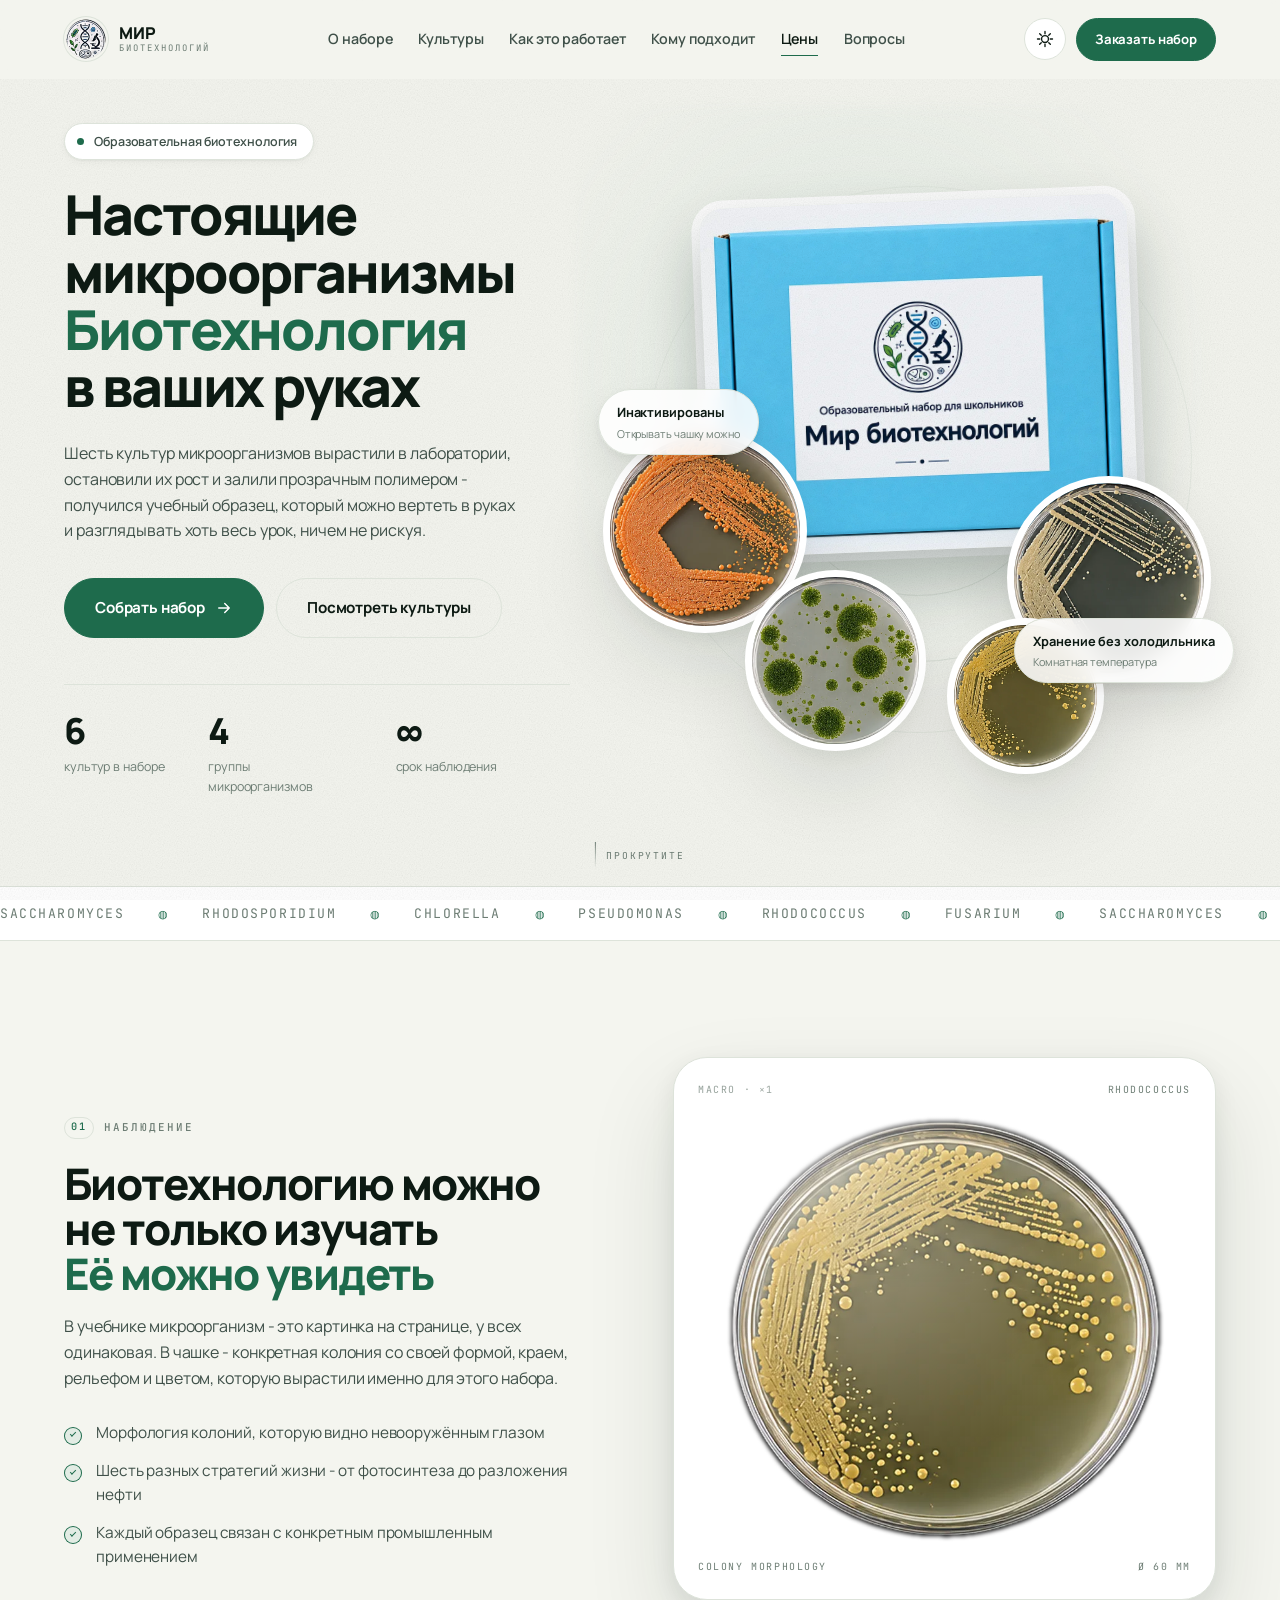
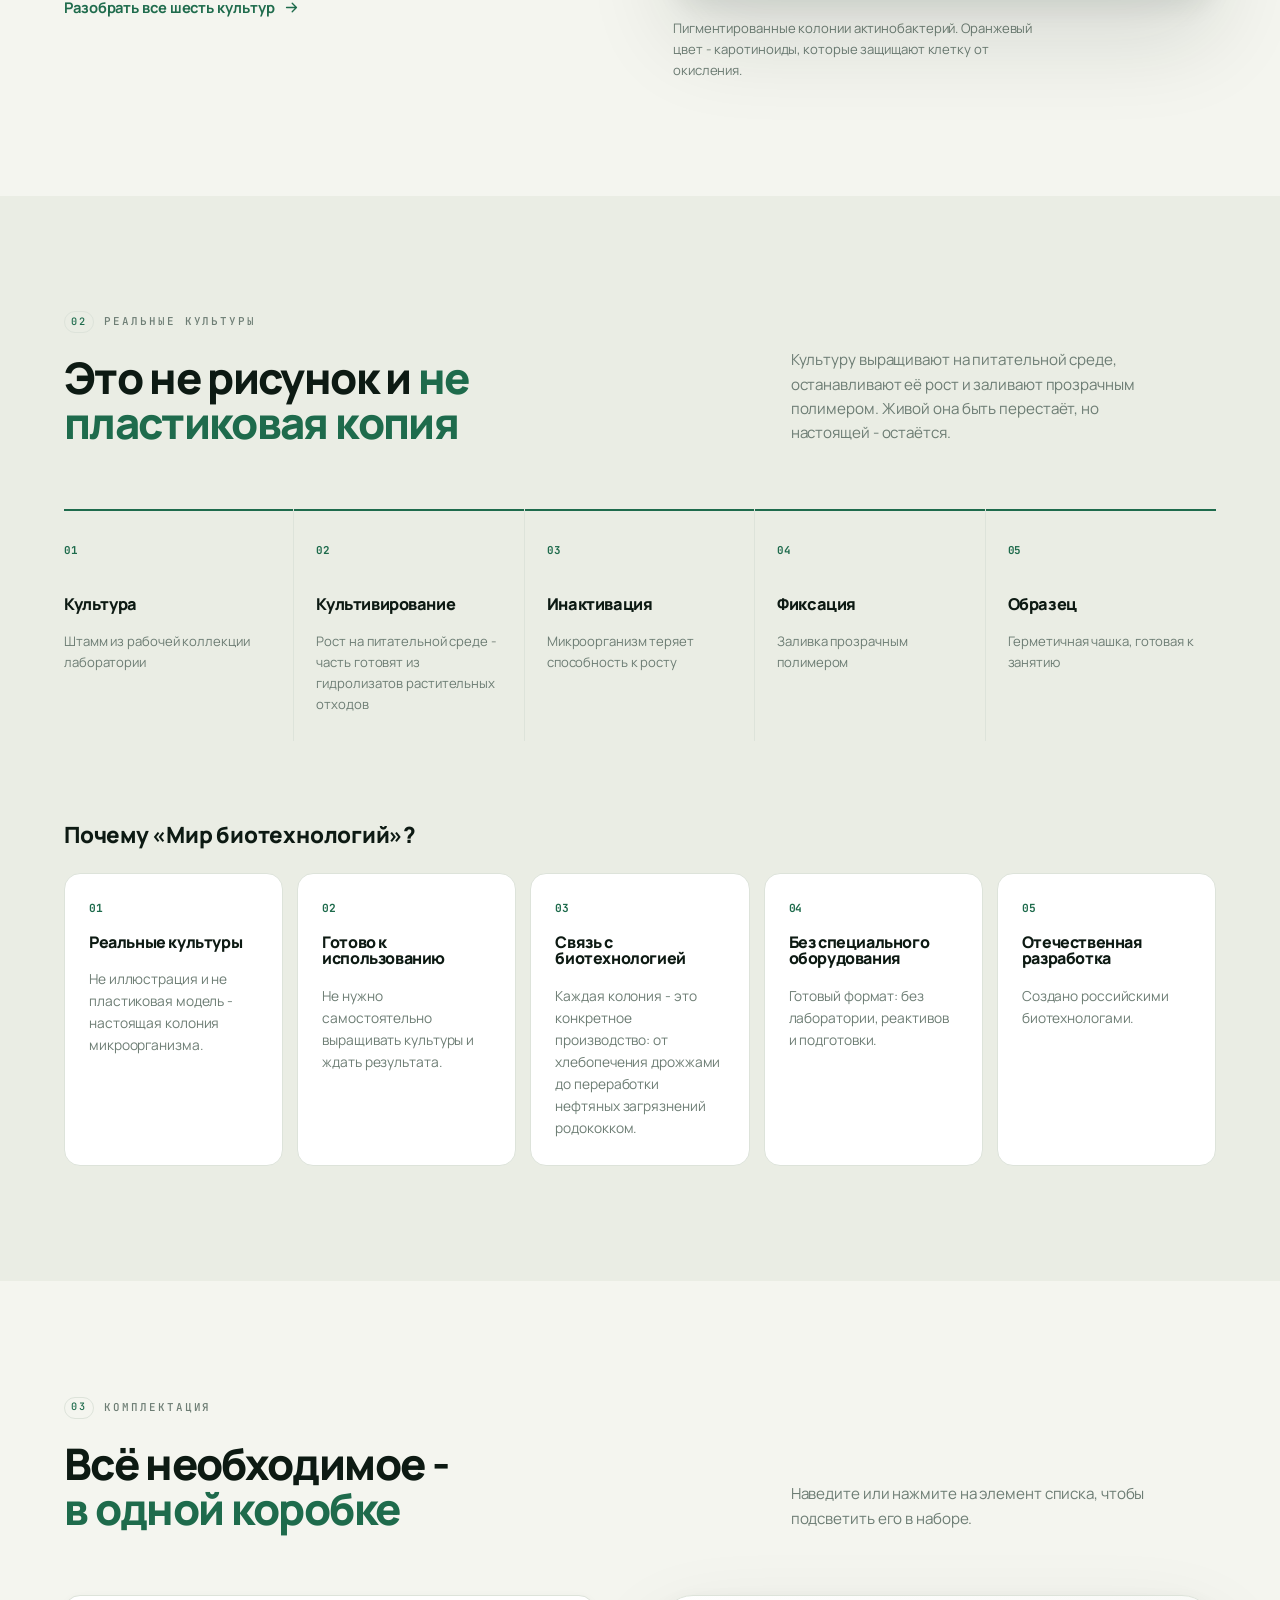
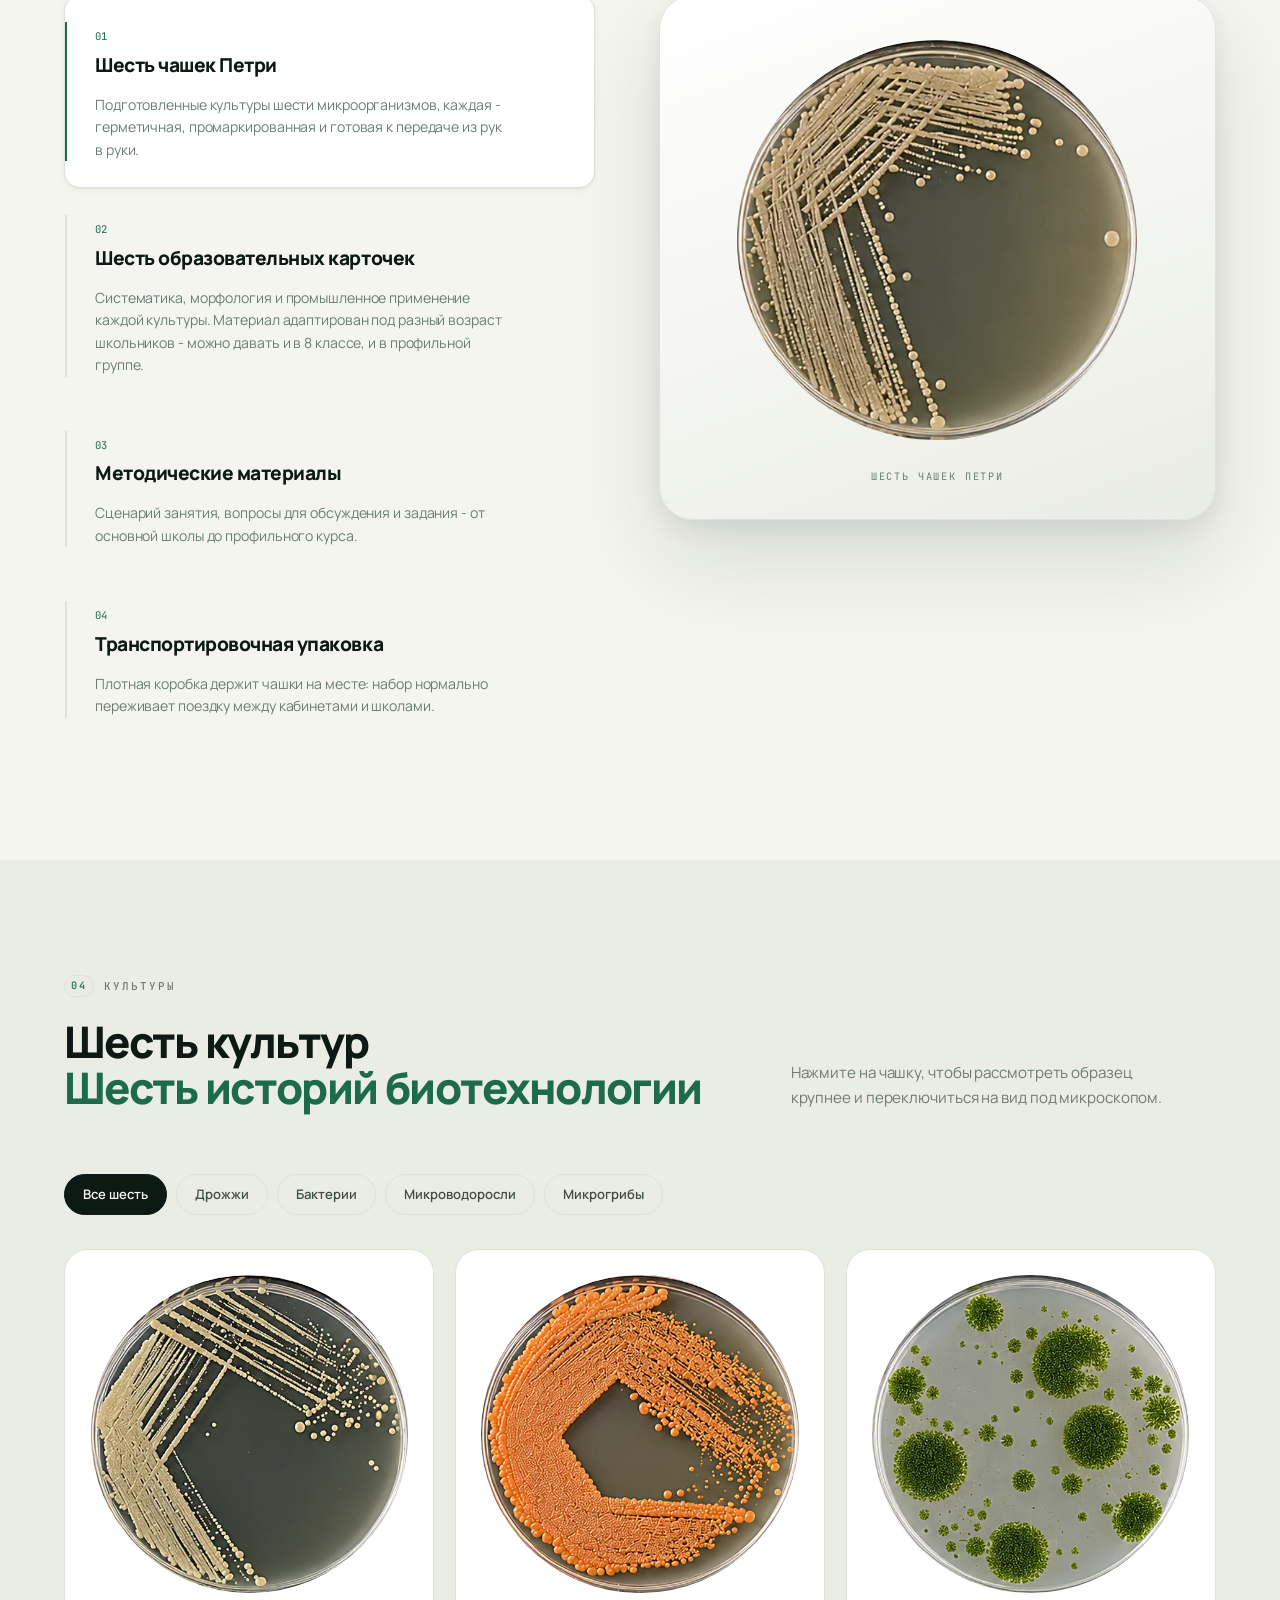
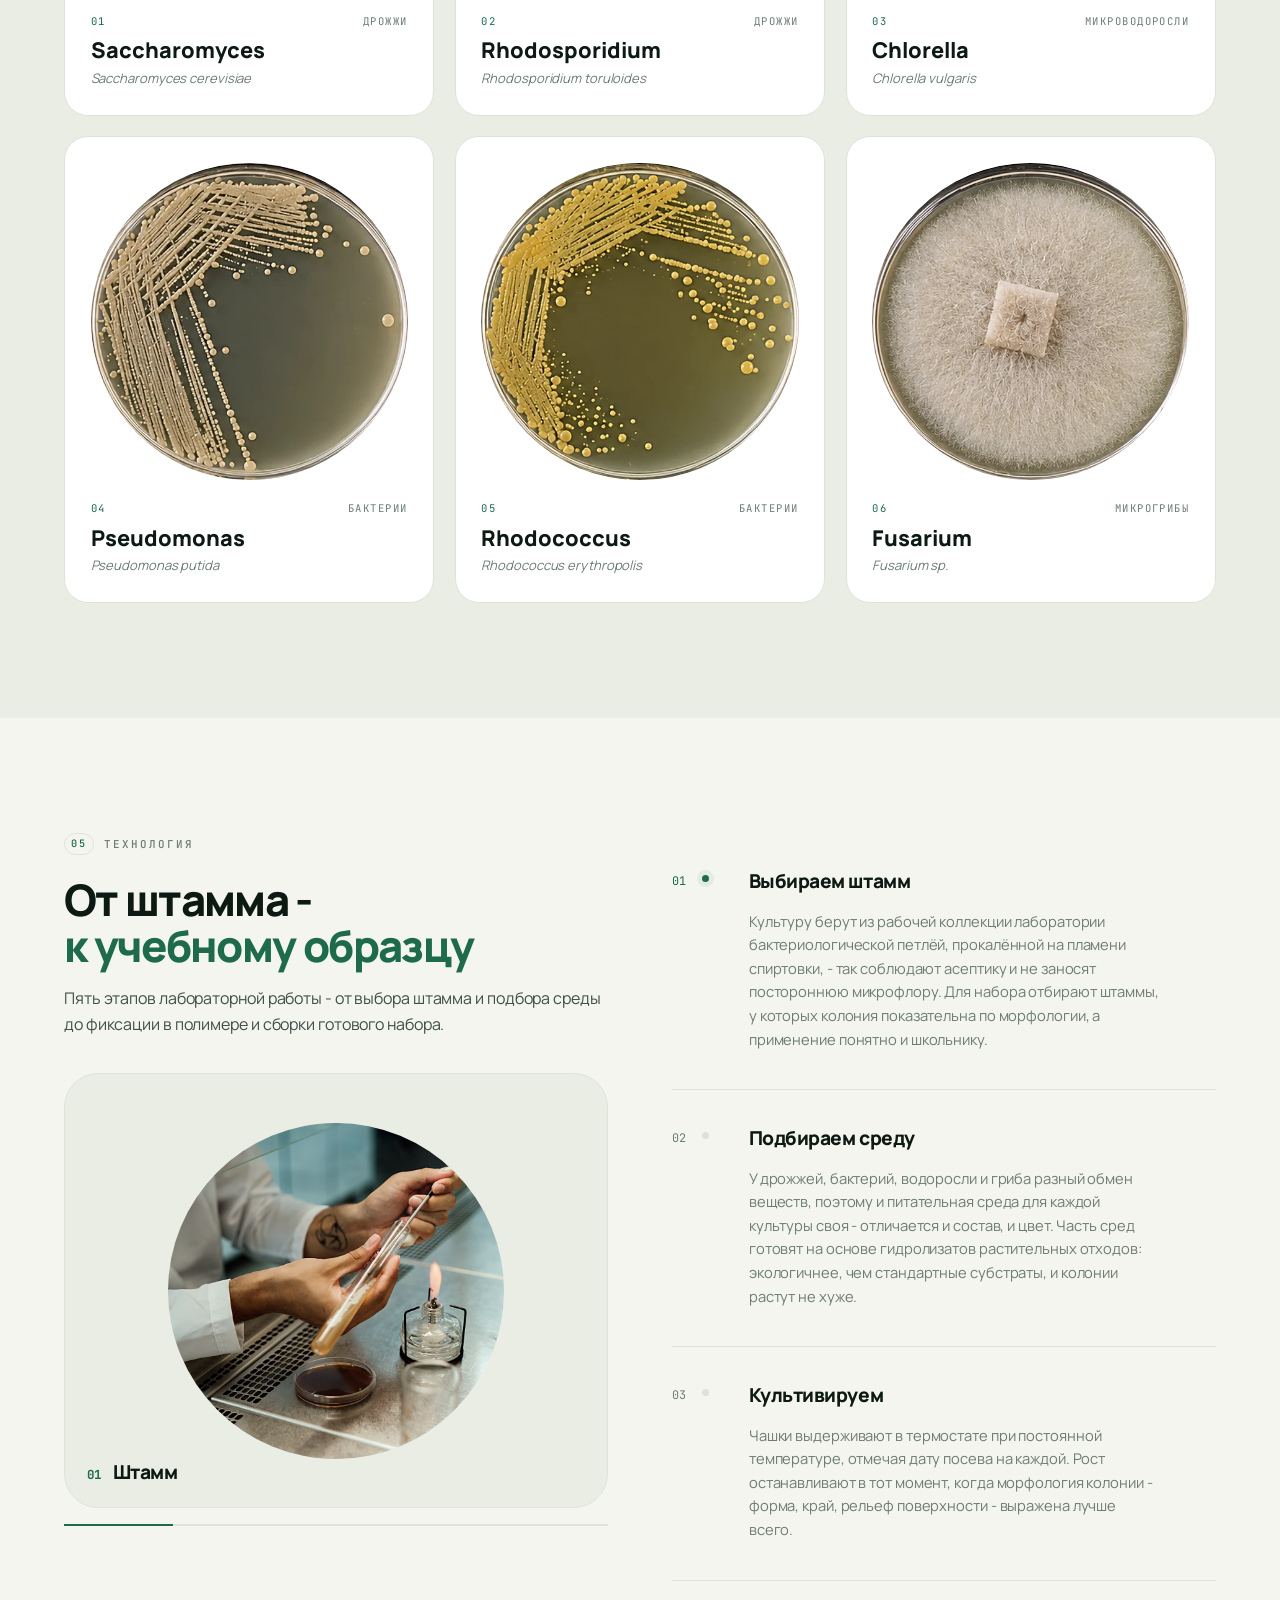
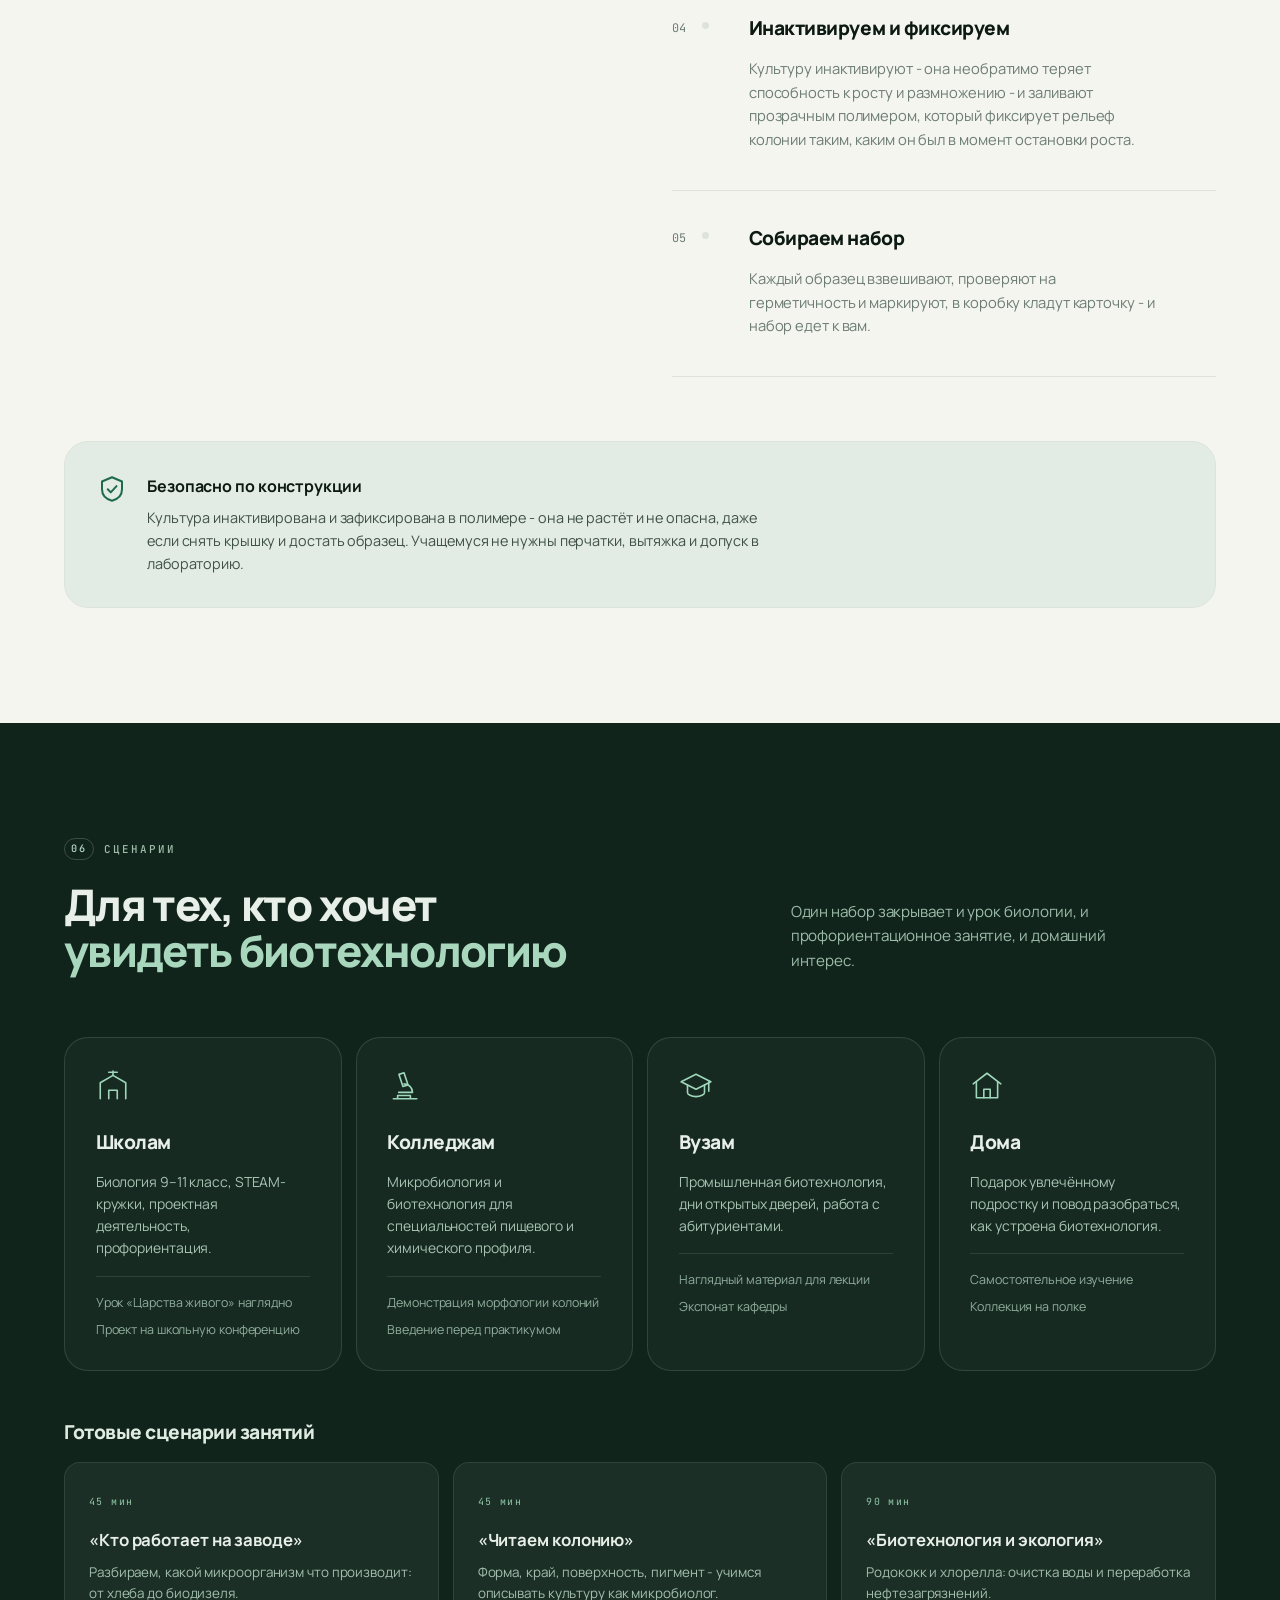
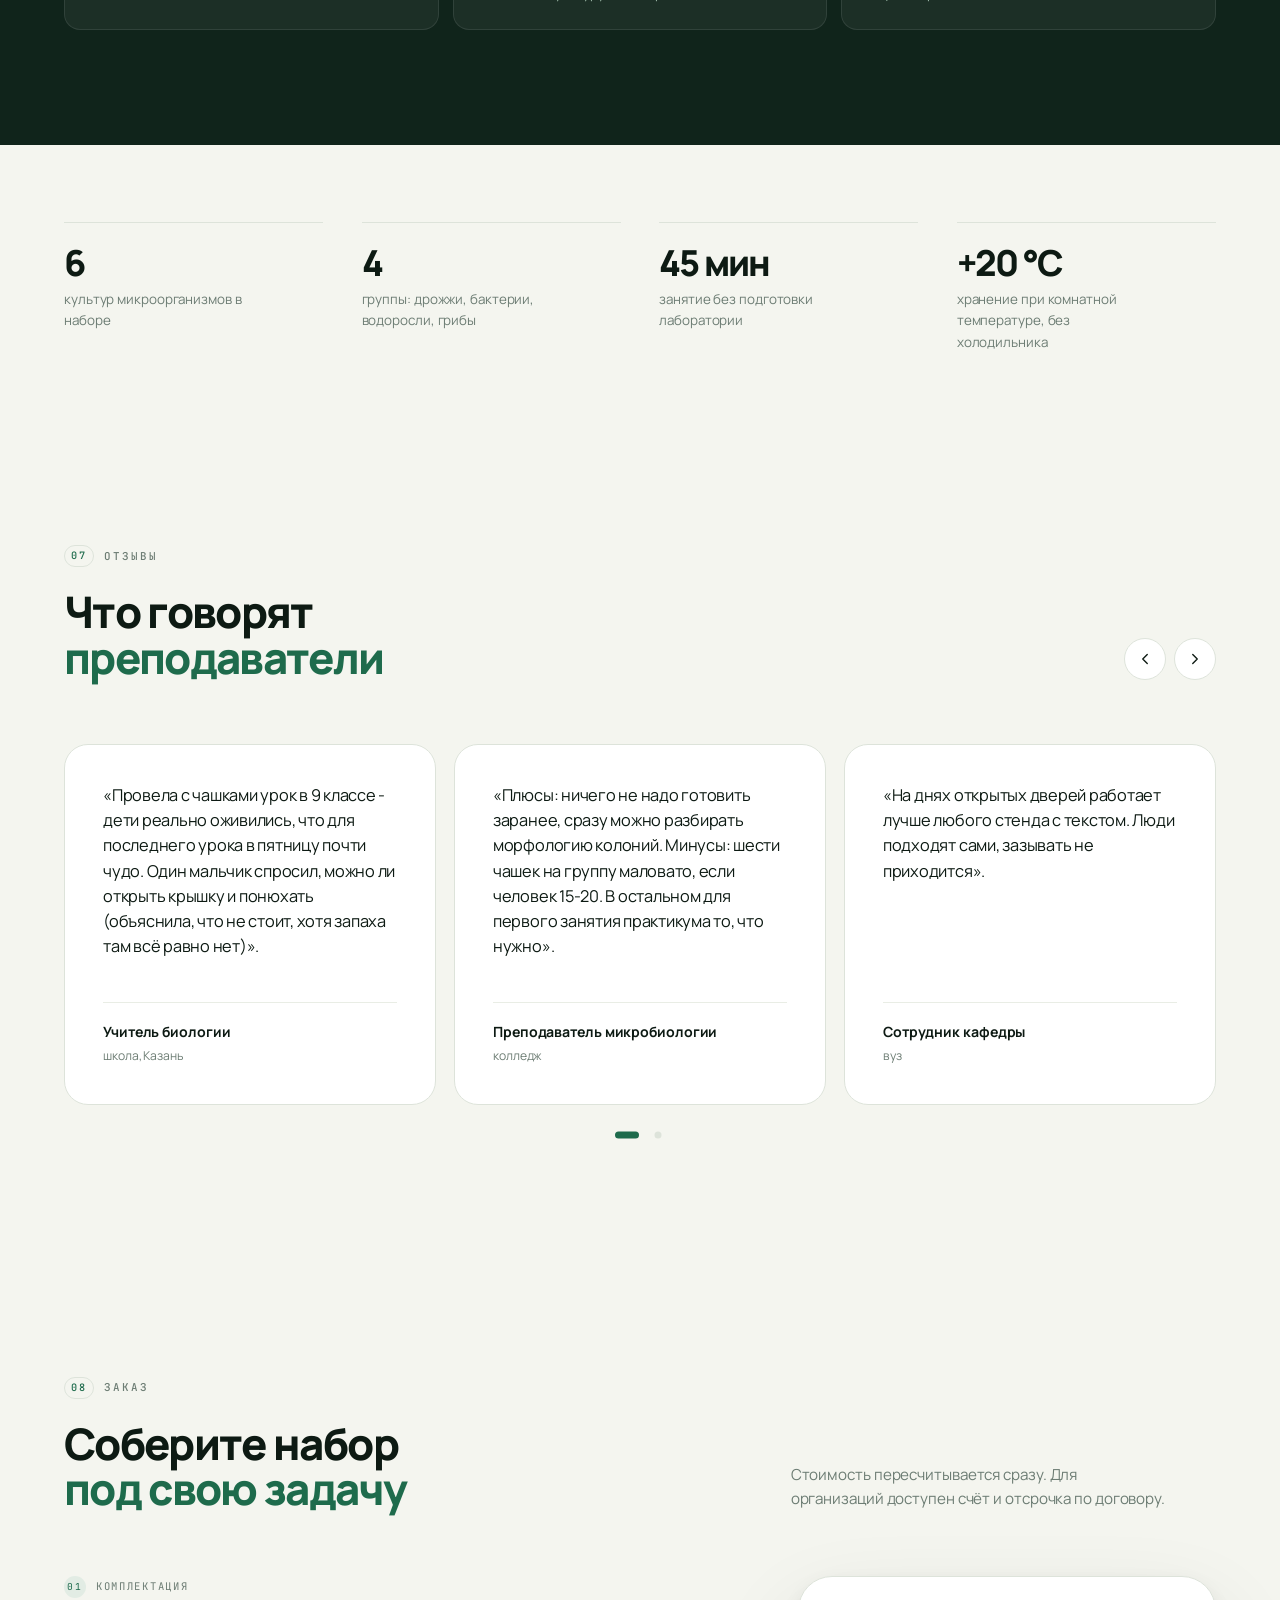
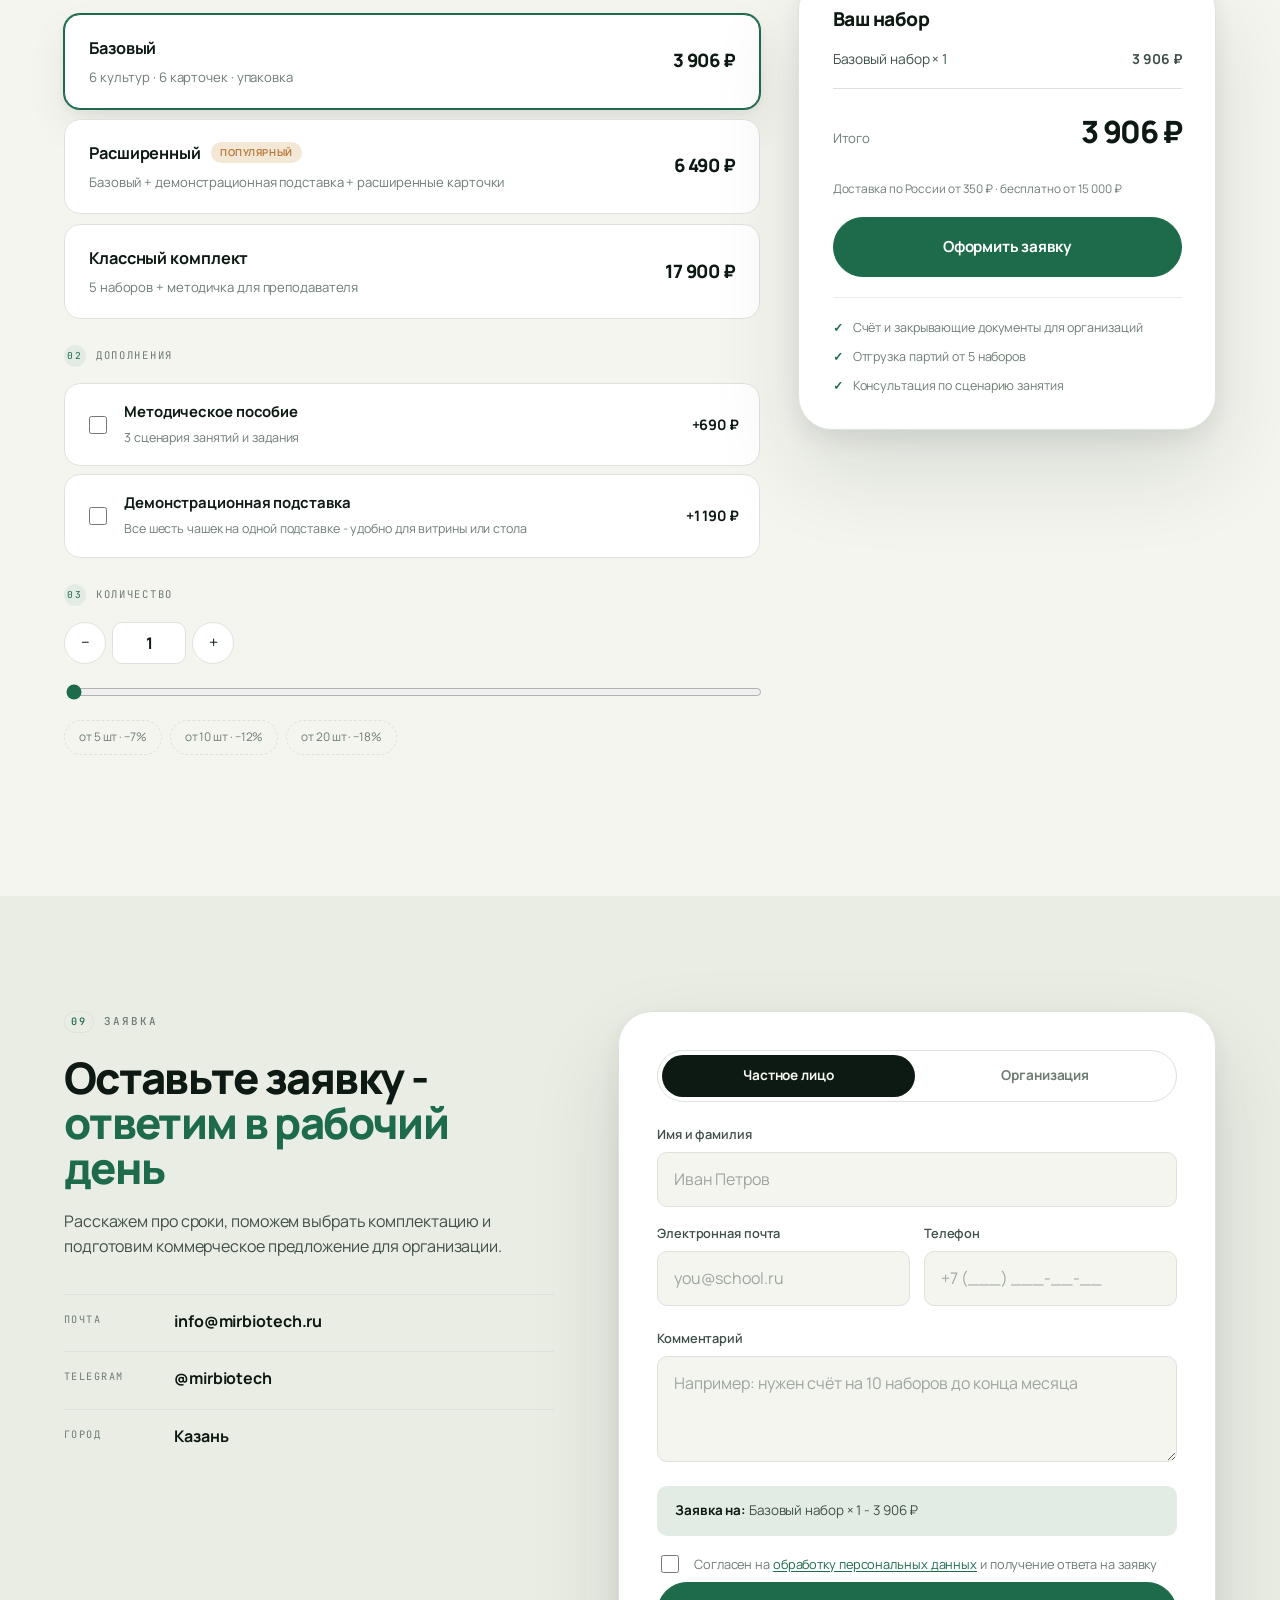
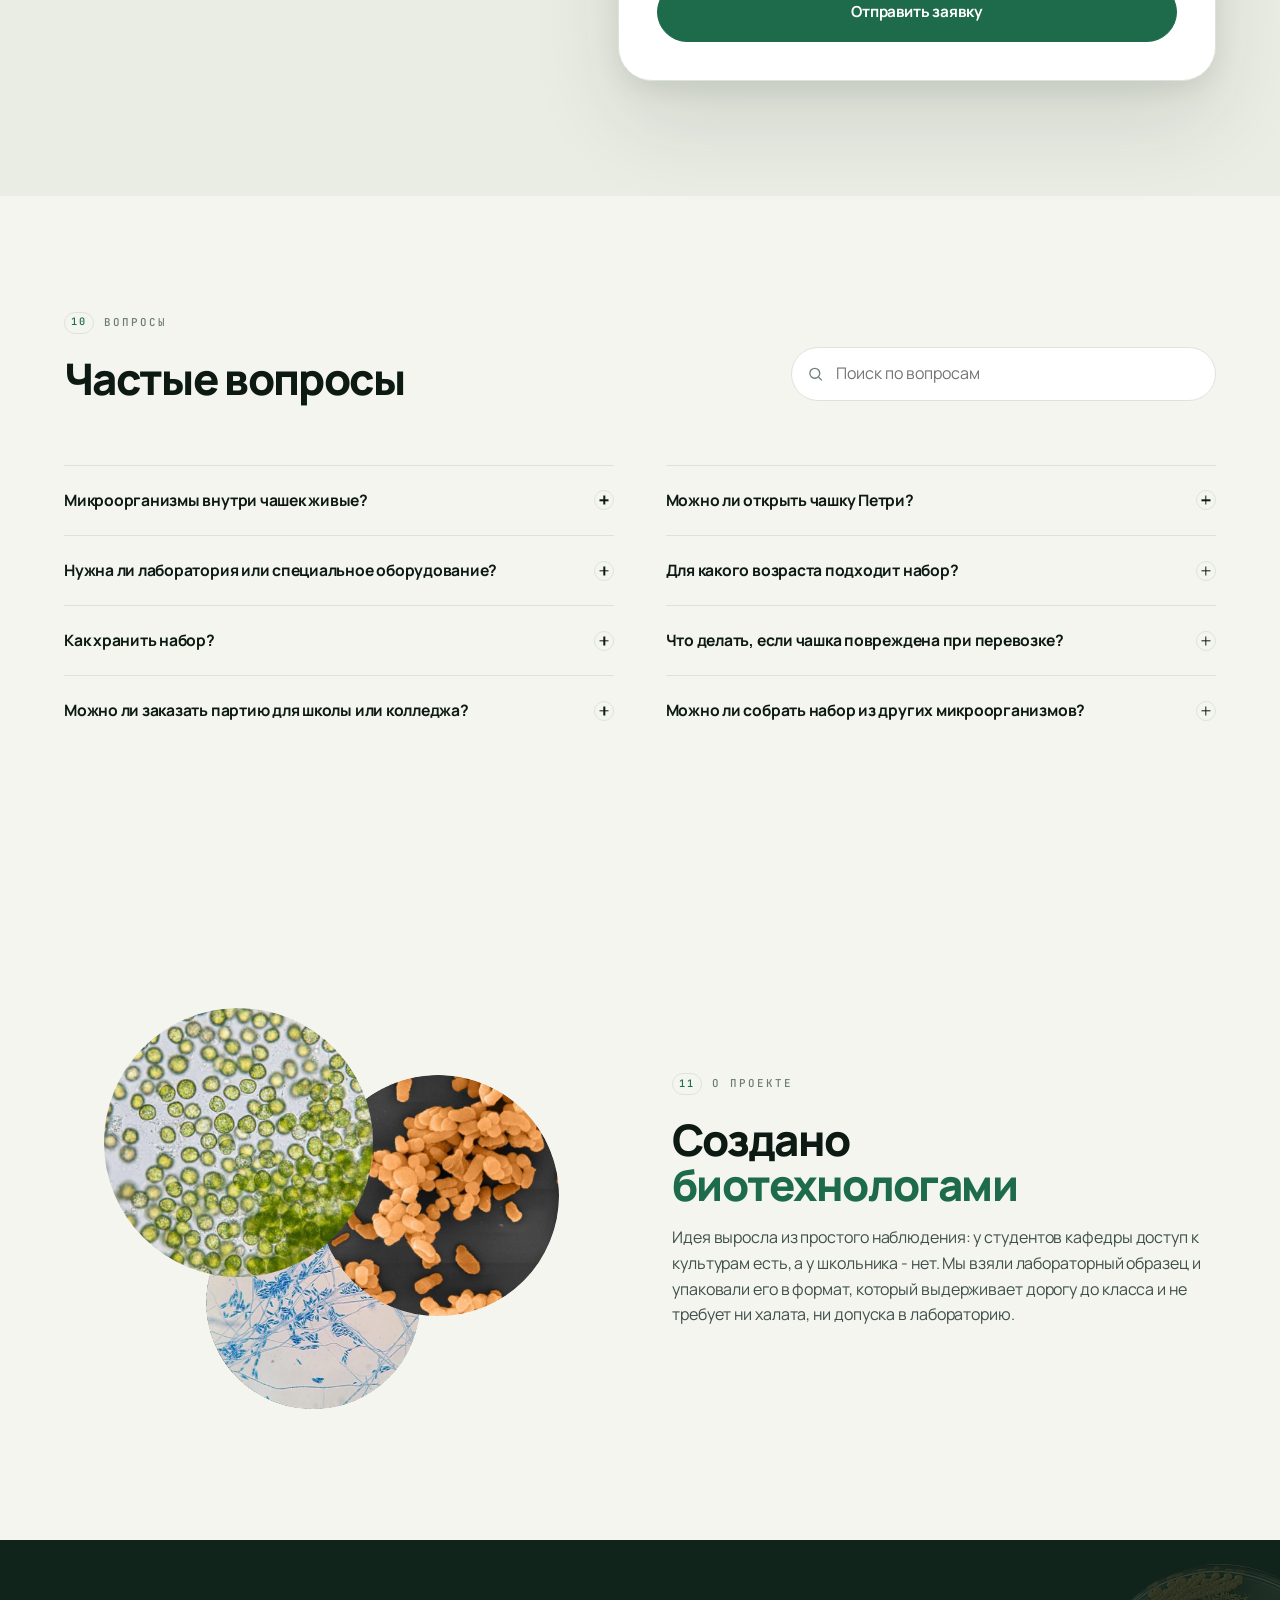
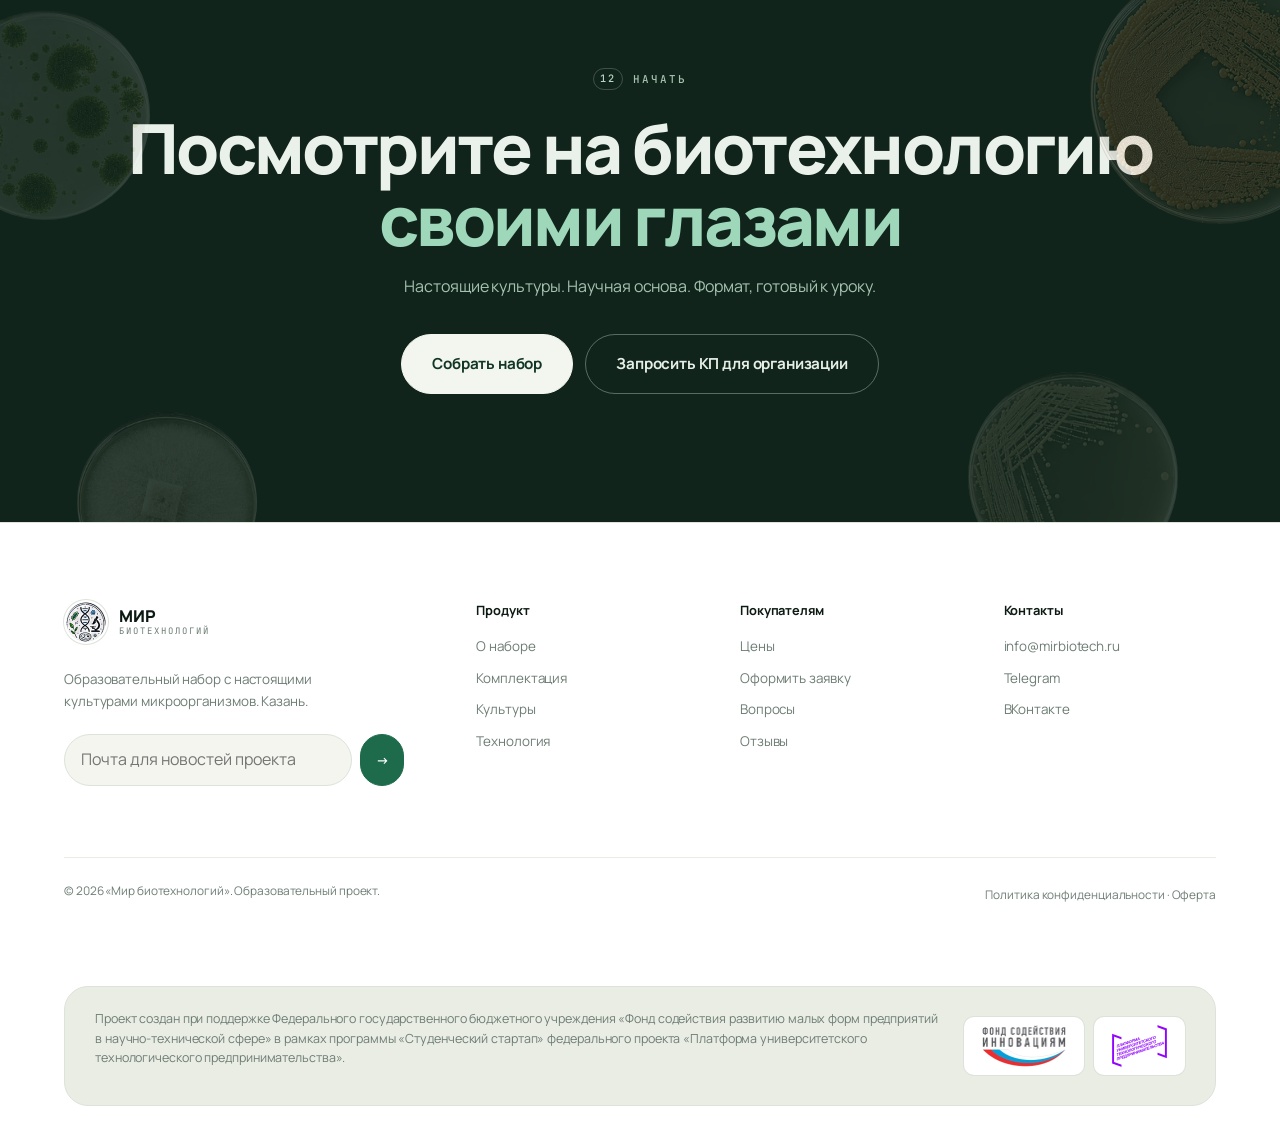
<file: index.html>
<!doctype html>
<html lang="ru">
<head>
<meta charset="utf-8">
<script>
  /* Тема выбирается до первой отрисовки, чтобы не мигало белым */
  (function () {
    try {
      var saved = localStorage.getItem("mb-theme");
      var dark = saved ? saved === "dark" : matchMedia("(prefers-color-scheme: dark)").matches;
      document.documentElement.setAttribute("data-theme", dark ? "dark" : "light");
    } catch (e) { document.documentElement.setAttribute("data-theme", "light"); }
  })();
</script>
<meta name="viewport" content="width=device-width, initial-scale=1, viewport-fit=cover">
<title>Мир биотехнологий - образовательный набор с настоящими культурами микроорганизмов</title>
<meta name="description" content="Образовательный набор из 6 чашек Петри с реальными культурами микроорганизмов, зафиксированными в прозрачном полимере. Для школ, колледжей, вузов и домашнего изучения.">
<meta name="keywords" content="образовательный набор, микробиология, биотехнология, чашки Петри, культуры микроорганизмов, STEAM, школа, колледж, вуз">
<meta name="author" content="Мир биотехнологий">
<meta name="theme-color" content="#f5f6f0" media="(prefers-color-scheme: light)">
<meta name="theme-color" content="#0a0f0c" media="(prefers-color-scheme: dark)">
<link rel="canonical" href="https://mirbiotech.ru/">

<meta property="og:type" content="website">
<meta property="og:locale" content="ru_RU">
<meta property="og:site_name" content="Мир биотехнологий">
<meta property="og:title" content="Мир биотехнологий - настоящие микроорганизмы в ваших руках">
<meta property="og:description" content="6 реальных культур микроорганизмов, зафиксированных для безопасного изучения. Образовательный набор от биотехнологов.">
<meta property="og:image" content="https://mirbiotech.ru/assets/img/og-cover.png">
<meta property="og:url" content="https://mirbiotech.ru/">
<meta property="og:image:width" content="1200">
<meta property="og:image:height" content="630">
<meta name="twitter:card" content="summary_large_image">

<link rel="icon" href="assets/img/favicon-64.png" type="image/png">
<link rel="apple-touch-icon" href="assets/img/favicon-192.png">
<link rel="manifest" href="site.webmanifest">

<link rel="preconnect" href="https://fonts.googleapis.com">
<link rel="preconnect" href="https://fonts.gstatic.com" crossorigin>
<link href="https://fonts.googleapis.com/css2?family=Manrope:wght@300;400;500;600;700;800&family=JetBrains+Mono:wght@400;500;700&display=swap" rel="stylesheet">
<link rel="preload" as="image" href="assets/img/box-photo.webp">
<link rel="stylesheet" href="assets/css/styles.css">
</head>
<body>
<a class="skip-link" href="#main">Перейти к содержанию</a>
<div class="scroll-progress" aria-hidden="true"><i></i></div>
<div class="grain" aria-hidden="true"></div>

<!-- ─────────────────────────  ШАПКА  ───────────────────────── -->
<header class="site-header" id="header">
  <div class="shell header-inner">
    <a class="brand" href="#top" aria-label="Мир биотехнологий - на главную">
      <img class="brand-mark" src="assets/img/logo-emblem.webp" alt="" width="44" height="44" loading="eager">
      <span class="brand-text"><b>МИР</b><small>БИОТЕХНОЛОГИЙ</small></span>
    </a>

    <nav class="main-nav" id="main-nav" aria-label="Основная навигация">
      <a href="#about">О наборе</a>
      <a href="#cultures">Культуры</a>
      <a href="#process">Как это работает</a>
      <a href="#audience">Кому подходит</a>
      <a href="#pricing">Цены</a>
      <a href="#faq">Вопросы</a>
    </nav>

    <div class="header-actions">
      <button class="icon-btn theme-toggle" id="theme-toggle" type="button" aria-label="Переключить тему" title="Светлая / тёмная тема">
        <svg class="ico-sun" viewBox="0 0 24 24" aria-hidden="true"><circle cx="12" cy="12" r="4.6"/><path d="M12 2v3M12 19v3M2 12h3M19 12h3M4.9 4.9l2.1 2.1M17 17l2.1 2.1M19.1 4.9L17 7M7 17l-2.1 2.1"/></svg>
        <svg class="ico-moon" viewBox="0 0 24 24" aria-hidden="true"><path d="M20 14.5A8.5 8.5 0 0 1 9.5 4a8.5 8.5 0 1 0 10.5 10.5z"/></svg>
      </button>
      <a class="btn btn-primary btn-sm" href="#pricing">Заказать набор</a>
      <button class="icon-btn burger" id="burger" type="button" aria-label="Меню" aria-expanded="false" aria-controls="mobile-menu"><span></span><span></span></button>
    </div>
  </div>
</header>

<div class="mobile-menu" id="mobile-menu" hidden>
  <nav aria-label="Мобильная навигация">
    <a href="#about"><span>01</span>О наборе</a>
    <a href="#cultures"><span>02</span>Культуры</a>
    <a href="#process"><span>03</span>Как это работает</a>
    <a href="#audience"><span>04</span>Кому подходит</a>
    <a href="#pricing"><span>05</span>Цены и заказ</a>
    <a href="#faq"><span>06</span>Вопросы</a>
    <a href="#contacts"><span>07</span>Контакты</a>
  </nav>
  <div class="mobile-menu-foot">
    <a class="btn btn-primary" href="#pricing">Заказать набор</a>
    <p>Казань · образовательная биотехнология</p>
  </div>
</div>

<main id="main">
<span id="top"></span>

<!-- ─────────────────────────  ГЕРОЙ  ───────────────────────── -->
<section class="hero">
  <div class="shell hero-grid">
    <div class="hero-copy">
      <p class="badge reveal"><i class="dot"></i>Образовательная биотехнология</p>
      <h1 class="reveal">Настоящие<br>микроорганизмы<br><em>Биотехнология</em><br>в ваших руках</h1>
      <p class="lead reveal">Шесть культур микроорганизмов вырастили в лаборатории, остановили их рост и залили прозрачным полимером - получился учебный образец, который можно вертеть в руках и разглядывать хоть весь урок, ничем не рискуя.</p>
      <div class="hero-actions reveal">
        <a class="btn btn-primary btn-lg" href="#pricing">Собрать набор<svg viewBox="0 0 24 24" class="btn-ico" aria-hidden="true"><path d="M5 12h14M13 6l6 6-6 6"/></svg></a>
        <a class="btn btn-ghost btn-lg" href="#cultures">Посмотреть культуры</a>
      </div>
      <dl class="hero-stats reveal">
        <div><dt data-count="6">6</dt><dd>культур в наборе</dd></div>
        <div><dt data-count="4">4</dt><dd>группы микроорганизмов</dd></div>
        <div><dt>∞</dt><dd>срок наблюдения</dd></div>
      </dl>
    </div>

    <div class="hero-visual" id="hero-visual">
      <div class="hero-orb" aria-hidden="true"></div>
      <div class="hero-rings" aria-hidden="true"><span></span><span></span><span></span></div>

      <img class="hero-box-photo" data-depth="14" src="assets/img/box-photo.webp" alt="Набор «Мир биотехнологий»: реальная коробка" width="960" height="782" loading="eager" decoding="async">

      <img class="hero-dish d1" data-depth="34" src="assets/img/dish-rhodosporidium.webp" alt="Чашка Петри с культурой Rhodosporidium" width="500" height="500" loading="eager" decoding="async">
      <img class="hero-dish d2" data-depth="22" src="assets/img/dish-chlorella.webp" alt="Чашка Петри с культурой Chlorella" width="500" height="500" loading="eager" decoding="async">
      <img class="hero-dish d3" data-depth="46" src="assets/img/dish-saccharomyces.webp" alt="Чашка Петри с культурой Saccharomyces" width="500" height="500" loading="lazy" decoding="async">
      <img class="hero-dish d4" data-depth="28" src="assets/img/dish-rhodococcus.webp" alt="Чашка Петри с культурой Rhodococcus" width="500" height="500" loading="lazy" decoding="async">

      <figure class="hero-chip chip-a" data-depth="52">
        <b>Инактивированы</b><span>Открывать чашку можно</span>
      </figure>
      <figure class="hero-chip chip-b" data-depth="40">
        <b>Хранение без холодильника</b><span>Комнатная температура</span>
      </figure>
    </div>
  </div>

  <a class="scroll-cue" href="#about" aria-label="Листать вниз"><span></span>прокрутите</a>
</section>

<!-- ─────────────────────────  ЛЕНТА  ───────────────────────── -->
<div class="marquee" aria-hidden="true">
  <div class="marquee-track">
    <span>Saccharomyces</span><i>◍</i><span>Rhodosporidium</span><i>◍</i><span>Chlorella</span><i>◍</i><span>Pseudomonas</span><i>◍</i><span>Rhodococcus</span><i>◍</i><span>Fusarium</span><i>◍</i>
    <span>Saccharomyces</span><i>◍</i><span>Rhodosporidium</span><i>◍</i><span>Chlorella</span><i>◍</i><span>Pseudomonas</span><i>◍</i><span>Rhodococcus</span><i>◍</i><span>Fusarium</span><i>◍</i>
  </div>
</div>

<!-- ─────────────────────────  О НАБОРЕ  ───────────────────────── -->
<section class="section split" id="about">
  <div class="shell split-grid">
    <div class="split-copy reveal">
      <p class="eyebrow"><span>01</span>Наблюдение</p>
      <h2>Биотехнологию можно не только изучать<br><strong>Её можно увидеть</strong></h2>
      <p class="body-lg">В учебнике микроорганизм - это картинка на странице, у всех одинаковая. В чашке - конкретная колония со своей формой, краем, рельефом и цветом, которую вырастили именно для этого набора.</p>
      <ul class="check-list">
        <li>Морфология колоний, которую видно невооружённым глазом</li>
        <li>Шесть разных стратегий жизни - от фотосинтеза до разложения нефти</li>
        <li>Каждый образец связан с конкретным промышленным применением</li>
      </ul>
      <a class="link-arrow" href="#cultures">Разобрать все шесть культур<svg viewBox="0 0 24 24" aria-hidden="true"><path d="M5 12h14M13 6l6 6-6 6"/></svg></a>
    </div>

    <figure class="split-media reveal" id="macro-figure">
      <div class="macro-frame">
        <img src="assets/img/dish-rhodococcus-macro.webp" alt="Крупный план колоний Rhodococcus на питательной среде" width="720" height="720" loading="lazy">
        <div class="macro-hud">
          <span class="hud-tl">MACRO · ×1</span>
          <span class="hud-tr">RHODOCOCCUS</span>
          <span class="hud-bl">COLONY MORPHOLOGY</span>
          <span class="hud-br">Ø 60 мм</span>
        </div>
      </div>
      <figcaption>Пигментированные колонии актинобактерий. Оранжевый цвет - каротиноиды, которые защищают клетку от окисления.</figcaption>
    </figure>
  </div>
</section>

<!-- ─────────────────────────  НЕ МУЛЯЖ  ───────────────────────── -->
<section class="section contrast" id="real">
  <div class="shell">
    <div class="section-head reveal">
      <div>
        <p class="eyebrow"><span>02</span>Реальные культуры</p>
        <h2>Это не рисунок и <strong>не пластиковая копия</strong></h2>
      </div>
      <p class="section-note">Культуру выращивают на питательной среде, останавливают её рост и заливают прозрачным полимером. Живой она быть перестаёт, но настоящей - остаётся.</p>
    </div>

    <ol class="pipeline reveal">
      <li><b>01</b><h3>Культура</h3><p>Штамм из рабочей коллекции лаборатории</p></li>
      <li><b>02</b><h3>Культивирование</h3><p>Рост на питательной среде - часть готовят из гидролизатов растительных отходов</p></li>
      <li><b>03</b><h3>Инактивация</h3><p>Микроорганизм теряет способность к росту</p></li>
      <li><b>04</b><h3>Фиксация</h3><p>Заливка прозрачным полимером</p></li>
      <li><b>05</b><h3>Образец</h3><p>Герметичная чашка, готовая к занятию</p></li>
    </ol>

    <div class="why reveal">
      <p class="why-title">Почему «Мир биотехнологий»?</p>
      <div class="why-grid">
        <div class="why-card">
          <b>01</b>
          <h3>Реальные культуры</h3>
          <p>Не иллюстрация и не пластиковая модель - настоящая колония микроорганизма.</p>
        </div>
        <div class="why-card">
          <b>02</b>
          <h3>Готово к использованию</h3>
          <p>Не нужно самостоятельно выращивать культуры и ждать результата.</p>
        </div>
        <div class="why-card">
          <b>03</b>
          <h3>Связь с биотехнологией</h3>
          <p>Каждая колония - это конкретное производство: от хлебопечения дрожжами до переработки нефтяных загрязнений родококком.</p>
        </div>
        <div class="why-card">
          <b>04</b>
          <h3>Без специального оборудования</h3>
          <p>Готовый формат: без лаборатории, реактивов и подготовки.</p>
        </div>
        <div class="why-card">
          <b>05</b>
          <h3>Отечественная разработка</h3>
          <p>Создано российскими биотехнологами.</p>
        </div>
      </div>
    </div>
  </div>
</section>

<!-- ─────────────────────────  КОМПЛЕКТАЦИЯ  ───────────────────────── -->
<section class="section kit" id="kit">
  <div class="shell">
    <div class="section-head reveal">
      <div>
        <p class="eyebrow"><span>03</span>Комплектация</p>
        <h2>Всё необходимое -<br><strong>в одной коробке</strong></h2>
      </div>
      <p class="section-note">Наведите или нажмите на элемент списка, чтобы подсветить его в наборе.</p>
    </div>

    <div class="kit-grid reveal">
      <ul class="kit-list" id="kit-list">
        <li data-hot="dishes" class="is-active">
          <span class="num">01</span>
          <h3>Шесть чашек Петри</h3>
          <p>Подготовленные культуры шести микроорганизмов, каждая - герметичная, промаркированная и готовая к передаче из рук в руки.</p>
        </li>
        <li data-hot="cards">
          <span class="num">02</span>
          <h3>Шесть образовательных карточек</h3>
          <p>Систематика, морфология и промышленное применение каждой культуры. Материал адаптирован под разный возраст школьников - можно давать и в 8 классе, и в профильной группе.</p>
        </li>
        <li data-hot="guide">
          <span class="num">03</span>
          <h3>Методические материалы</h3>
          <p>Сценарий занятия, вопросы для обсуждения и задания - от основной школы до профильного курса.</p>
        </li>
        <li data-hot="box">
          <span class="num">04</span>
          <h3>Транспортировочная упаковка</h3>
          <p>Плотная коробка держит чашки на месте: набор нормально переживает поездку между кабинетами и школами.</p>
        </li>
      </ul>

      <div class="kit-stage" id="kit-stage">
        <div class="kit-stage-inner">
          <div class="hot hot-dishes"><img src="assets/img/dish-pseudomonas.webp" alt="Чашка Петри из набора" width="500" height="500" loading="lazy"></div>
          <div class="hot hot-cards">
            <img src="assets/img/card-preview.jpg" alt="Образец образовательной карточки набора" width="630" height="892" loading="lazy">
          </div>
          <div class="hot hot-guide">
            <img src="assets/img/guide-preview.jpg" alt="Фрагмент методического пособия: занятие «Кто работает на заводе»" width="760" height="980" loading="lazy">
          </div>
          <div class="hot hot-box"><img src="assets/img/box-photo.webp" alt="Коробка набора «Мир биотехнологий»" width="960" height="782" loading="lazy"></div>
        </div>
        <p class="kit-caption" id="kit-caption">Шесть чашек Петри</p>
      </div>
    </div>
  </div>
</section>

<!-- ─────────────────────────  КУЛЬТУРЫ  ───────────────────────── -->
<section class="section cultures" id="cultures">
  <div class="shell">
    <div class="section-head reveal">
      <div>
        <p class="eyebrow"><span>04</span>Культуры</p>
        <h2>Шесть культур<br><strong>Шесть историй биотехнологии</strong></h2>
      </div>
      <p class="section-note">Нажмите на чашку, чтобы рассмотреть образец крупнее и переключиться на вид под микроскопом.</p>
    </div>

    <div class="filters reveal" role="group" aria-label="Фильтр по группам микроорганизмов">
      <button class="chip is-active" data-filter="all" type="button" aria-pressed="true">Все шесть</button>
      <button class="chip" data-filter="yeast" type="button" aria-pressed="false">Дрожжи</button>
      <button class="chip" data-filter="bacteria" type="button" aria-pressed="false">Бактерии</button>
      <button class="chip" data-filter="algae" type="button" aria-pressed="false">Микроводоросли</button>
      <button class="chip" data-filter="fungi" type="button" aria-pressed="false">Микрогрибы</button>
    </div>

    <div class="culture-grid" id="culture-grid"><!-- карточки строит app.js --></div>
  </div>
</section>

<!-- ─────────────────────────  ПРОЦЕСС  ───────────────────────── -->
<section class="section process" id="process">
  <div class="shell process-grid">
    <div class="process-sticky">
      <p class="eyebrow"><span>05</span>Технология</p>
      <h2>От штамма -<br><strong>к учебному образцу</strong></h2>
      <p class="body-lg">Пять этапов лабораторной работы - от выбора штамма и подбора среды до фиксации в полимере и сборки готового набора.</p>
      <div class="process-visual">
        <div class="pv-stage" id="pv-stage">
          <img src="assets/img/process-strain.jpg" alt="" width="1000" height="1000" loading="lazy" aria-hidden="true">
          <div class="pv-overlay" id="pv-overlay"><b id="pv-num">01</b><span id="pv-label">Штамм</span></div>
        </div>
        <div class="pv-progress"><i id="pv-bar"></i></div>
      </div>
    </div>

    <ol class="process-steps" id="process-steps">
      <li class="reveal" data-step="01" data-label="Штамм">
        <h3>Выбираем штамм</h3>
        <p>Культуру берут из рабочей коллекции лаборатории бактериологической петлёй, прокалённой на пламени спиртовки, - так соблюдают асептику и не заносят постороннюю микрофлору. Для набора отбирают штаммы, у которых колония показательна по морфологии, а применение понятно и школьнику.</p>
      </li>
      <li class="reveal" data-step="02" data-label="Среда">
        <h3>Подбираем среду</h3>
        <p>У дрожжей, бактерий, водоросли и гриба разный обмен веществ, поэтому и питательная среда для каждой культуры своя - отличается и состав, и цвет. Часть сред готовят на основе гидролизатов растительных отходов: экологичнее, чем стандартные субстраты, и колонии растут не хуже.</p>
      </li>
      <li class="reveal" data-step="03" data-label="Рост">
        <h3>Культивируем</h3>
        <p>Чашки выдерживают в термостате при постоянной температуре, отмечая дату посева на каждой. Рост останавливают в тот момент, когда морфология колонии - форма, край, рельеф поверхности - выражена лучше всего.</p>
      </li>
      <li class="reveal" data-step="04" data-label="Фиксация">
        <h3>Инактивируем и фиксируем</h3>
        <p>Культуру инактивируют - она необратимо теряет способность к росту и размножению - и заливают прозрачным полимером, который фиксирует рельеф колонии таким, каким он был в момент остановки роста.</p>
      </li>
      <li class="reveal" data-step="05" data-label="Набор">
        <h3>Собираем набор</h3>
        <p>Каждый образец взвешивают, проверяют на герметичность и маркируют, в коробку кладут карточку - и набор едет к вам.</p>
      </li>
    </ol>
  </div>

  <div class="shell">
    <aside class="safety-note reveal">
      <svg viewBox="0 0 24 24" aria-hidden="true"><path d="M12 2.6 20 6v6.2c0 4.6-3.3 7.9-8 9.2-4.7-1.3-8-4.6-8-9.2V6z"/><path d="M8.6 12.2 11 14.7l4.6-5"/></svg>
      <div>
        <b>Безопасно по конструкции</b>
        <p>Культура инактивирована и зафиксирована в полимере - она не растёт и не опасна, даже если снять крышку и достать образец. Учащемуся не нужны перчатки, вытяжка и допуск в лабораторию.</p>
      </div>
    </aside>
  </div>
</section>

<!-- ─────────────────────────  АУДИТОРИЯ  ───────────────────────── -->
<section class="section audience" id="audience">
  <div class="shell">
    <div class="section-head reveal">
      <div>
        <p class="eyebrow"><span>06</span>Сценарии</p>
        <h2>Для тех, кто хочет<br><strong>увидеть биотехнологию</strong></h2>
      </div>
      <p class="section-note">Один набор закрывает и урок биологии, и профориентационное занятие, и домашний интерес.</p>
    </div>

    <div class="aud-grid reveal">
      <article class="aud-card">
        <div class="aud-ico" aria-hidden="true"><svg viewBox="0 0 32 32"><path d="M4 28V13l12-7 12 7v15"/><path d="M12 28v-8h8v8"/><path d="M16 6V2M12 3h8"/></svg></div>
        <h3>Школам</h3>
        <p>Биология 9–11 класс, STEAM-кружки, проектная деятельность, профориентация.</p>
        <ul><li>Урок «Царства живого» наглядно</li><li>Проект на школьную конференцию</li></ul>
      </article>
      <article class="aud-card">
        <div class="aud-ico" aria-hidden="true"><svg viewBox="0 0 32 32"><path d="M13 4h5v12h-5z" transform="rotate(-18 15.5 10)"/><path d="M11 22h13a8 8 0 0 0-8-8"/><path d="M6 28h22M10 28v-3h12v3"/></svg></div>
        <h3>Колледжам</h3>
        <p>Микробиология и биотехнология для специальностей пищевого и химического профиля.</p>
        <ul><li>Демонстрация морфологии колоний</li><li>Введение перед практикумом</li></ul>
      </article>
      <article class="aud-card">
        <div class="aud-ico" aria-hidden="true"><svg viewBox="0 0 32 32"><path d="M2 12 16 5l14 7-14 7z"/><path d="M8 15v7c0 2 3.6 4 8 4s8-2 8-4v-7"/><path d="M28 12v9"/></svg></div>
        <h3>Вузам</h3>
        <p>Промышленная биотехнология, дни открытых дверей, работа с абитуриентами.</p>
        <ul><li>Наглядный материал для лекции</li><li>Экспонат кафедры</li></ul>
      </article>
      <article class="aud-card">
        <div class="aud-ico" aria-hidden="true"><svg viewBox="0 0 32 32"><path d="M3 14 16 4l13 10"/><path d="M6 12.5V27h20V12.5"/><path d="M13 27v-8h6v8"/></svg></div>
        <h3>Дома</h3>
        <p>Подарок увлечённому подростку и повод разобраться, как устроена биотехнология.</p>
        <ul><li>Самостоятельное изучение</li><li>Коллекция на полке</li></ul>
      </article>
    </div>

    <div class="lesson-strip reveal">
      <h3>Готовые сценарии занятий</h3>
      <div class="lessons">
        <article><span>45 мин</span><b>«Кто работает на заводе»</b><p>Разбираем, какой микроорганизм что производит: от хлеба до биодизеля.</p></article>
        <article><span>45 мин</span><b>«Читаем колонию»</b><p>Форма, край, поверхность, пигмент - учимся описывать культуру как микробиолог.</p></article>
        <article><span>90 мин</span><b>«Биотехнология и экология»</b><p>Родококк и хлорелла: очистка воды и переработка нефтезагрязнений.</p></article>
      </div>
    </div>
  </div>
</section>

<!-- ─────────────────────────  ЦИФРЫ  ───────────────────────── -->
<section class="section numbers">
  <dl class="shell num-grid reveal">
    <div><dt data-count="6">6</dt><dd>культур микроорганизмов в наборе</dd></div>
    <div><dt data-count="4">4</dt><dd>группы: дрожжи, бактерии, водоросли, грибы</dd></div>
    <div><dt data-count="45" data-suffix="&nbsp;мин">45&nbsp;мин</dt><dd>занятие без подготовки лаборатории</dd></div>
    <div><dt>+20&nbsp;°C</dt><dd>хранение при комнатной температуре, без холодильника</dd></div>
  </dl>
</section>

<!-- ─────────────────────────  ОТЗЫВЫ  ───────────────────────── -->
<section class="section reviews" id="reviews">
  <div class="shell">
    <div class="section-head reveal">
      <div>
        <p class="eyebrow"><span>07</span>Отзывы</p>
        <h2>Что говорят<br><strong>преподаватели</strong></h2>
      </div>
      <div class="slider-nav">
        <button class="icon-btn" id="rev-prev" type="button" aria-label="Предыдущий отзыв"><svg viewBox="0 0 24 24"><path d="M15 6l-6 6 6 6"/></svg></button>
        <button class="icon-btn" id="rev-next" type="button" aria-label="Следующий отзыв"><svg viewBox="0 0 24 24"><path d="M9 6l6 6-6 6"/></svg></button>
      </div>
    </div>

    <div class="slider reveal" id="reviews-slider">
      <div class="slider-track" id="reviews-track">
        <blockquote class="review">
          <p>«Провела с чашками урок в 9 классе - дети реально оживились, что для последнего урока в пятницу почти чудо. Один мальчик спросил, можно ли открыть крышку и понюхать (объяснила, что не стоит, хотя запаха там всё равно нет)».</p>
          <footer><b>Учитель биологии</b><span>школа, Казань</span></footer>
        </blockquote>
        <blockquote class="review">
          <p>«Плюсы: ничего не надо готовить заранее, сразу можно разбирать морфологию колоний. Минусы: шести чашек на группу маловато, если человек 15-20. В остальном для первого занятия практикума то, что нужно».</p>
          <footer><b>Преподаватель микробиологии</b><span>колледж</span></footer>
        </blockquote>
        <blockquote class="review">
          <p>«На днях открытых дверей работает лучше любого стенда с текстом. Люди подходят сами, зазывать не приходится».</p>
          <footer><b>Сотрудник кафедры</b><span>вуз</span></footer>
        </blockquote>
        <blockquote class="review">
          <p>«Сыну на день рождения взяла почти наугад, думала не зайдёт - ему обычно техника и игры интересны. А тут вторую неделю чашки на столе стоят, и за ужином что-то рассказывал про бактерии, которые нефть разлагают. В общем, не прогадала».</p>
          <footer><b>Родитель</b><span>покупка для дома</span></footer>
        </blockquote>
      </div>
      <div class="slider-dots" id="reviews-dots" role="group" aria-label="Переключение отзывов"></div>
    </div>
  </div>
</section>

<!-- ─────────────────────────  ЦЕНЫ / КОНФИГУРАТОР  ───────────────────────── -->
<section class="section pricing" id="pricing">
  <div class="shell">
    <div class="section-head reveal">
      <div>
        <p class="eyebrow"><span>08</span>Заказ</p>
        <h2>Соберите набор<br><strong>под свою задачу</strong></h2>
      </div>
      <p class="section-note">Стоимость пересчитывается сразу. Для организаций доступен счёт и отсрочка по договору.</p>
    </div>

    <div class="config reveal">
      <div class="config-main">
        <fieldset class="cfg-block">
          <legend><span>01</span>Комплектация</legend>
          <div class="cfg-options" id="cfg-editions">
            <label class="cfg-option is-active">
              <input type="radio" name="edition" value="base" checked data-price="3906">
              <span class="opt-body">
                <b>Базовый</b>
                <em>6 культур · 6 карточек · упаковка</em>
                <i class="opt-price">3&nbsp;906&nbsp;₽</i>
              </span>
            </label>
            <label class="cfg-option">
              <input type="radio" name="edition" value="plus" data-price="6490">
              <span class="opt-body">
                <b>Расширенный <mark>популярный</mark></b>
                <em>Базовый + демонстрационная подставка + расширенные карточки</em>
                <i class="opt-price">6&nbsp;490&nbsp;₽</i>
              </span>
            </label>
            <label class="cfg-option">
              <input type="radio" name="edition" value="class" data-price="17900">
              <span class="opt-body">
                <b>Классный комплект</b>
                <em>5 наборов + методичка для преподавателя</em>
                <i class="opt-price">17&nbsp;900&nbsp;₽</i>
              </span>
            </label>
          </div>
        </fieldset>

        <fieldset class="cfg-block">
          <legend><span>02</span>Дополнения</legend>
          <div class="cfg-addons" id="cfg-addons">
            <label class="cfg-addon"><input type="checkbox" value="guide" data-price="690"><span><b>Методическое пособие</b><em>3 сценария занятий и задания</em></span><i>+690&nbsp;₽</i></label>
            <label class="cfg-addon"><input type="checkbox" value="stand" data-price="1190"><span><b>Демонстрационная подставка</b><em>Все шесть чашек на одной подставке - удобно для витрины или стола</em></span><i>+1&nbsp;190&nbsp;₽</i></label>
          </div>
        </fieldset>

        <fieldset class="cfg-block">
          <legend><span>03</span>Количество</legend>
          <div class="cfg-qty">
            <div class="qty-control">
              <button type="button" class="icon-btn" id="qty-minus" aria-label="Уменьшить количество">−</button>
              <input type="number" id="qty" value="1" min="1" max="200" inputmode="numeric" aria-label="Количество наборов">
              <button type="button" class="icon-btn" id="qty-plus" aria-label="Увеличить количество">+</button>
            </div>
            <input type="range" id="qty-range" min="1" max="50" value="1" aria-label="Количество наборов, ползунок">
            <ul class="discount-scale" id="discount-scale">
              <li data-min="5">от 5 шт · −7%</li>
              <li data-min="10">от 10 шт · −12%</li>
              <li data-min="20">от 20 шт · −18%</li>
            </ul>
          </div>
        </fieldset>
      </div>

      <aside class="config-summary" id="config-summary">
        <h3>Ваш набор</h3>
        <ul class="sum-lines" id="sum-lines"></ul>
        <div class="sum-total">
          <span>Итого</span>
          <b id="sum-total">3&nbsp;906&nbsp;₽</b>
        </div>
        <p class="sum-hint" id="sum-hint">Доставка по России от 350&nbsp;₽ · бесплатно от 15&nbsp;000&nbsp;₽</p>
        <a class="btn btn-primary btn-lg btn-block" href="#order-form" id="to-order">Оформить заявку</a>
        <ul class="sum-perks">
          <li>Счёт и закрывающие документы для организаций</li>
          <li>Отгрузка партий от 5 наборов</li>
          <li>Консультация по сценарию занятия</li>
        </ul>
      </aside>
    </div>
  </div>
</section>

<!-- ─────────────────────────  ФОРМА  ───────────────────────── -->
<section class="section order" id="order-form">
  <div class="shell order-grid">
    <div class="order-copy reveal">
      <p class="eyebrow"><span>09</span>Заявка</p>
      <h2>Оставьте заявку -<br><strong>ответим в рабочий день</strong></h2>
      <p class="body-lg">Расскажем про сроки, поможем выбрать комплектацию и подготовим коммерческое предложение для организации.</p>
      <ul class="order-contacts" id="contacts">
        <li><span>Почта</span><a href="mailto:info@mirbiotech.ru">info@mirbiotech.ru</a></li>
        <li><span>Telegram</span><a href="https://t.me/" rel="noopener">@mirbiotech</a></li>
        <li><span>Город</span><b>Казань</b></li>
      </ul>
    </div>

    <form class="order-form reveal" id="lead-form" novalidate>
      <div class="seg" role="radiogroup" aria-label="Тип покупателя">
        <label><input type="radio" name="buyer" value="person" checked><span>Частное лицо</span></label>
        <label><input type="radio" name="buyer" value="org"><span>Организация</span></label>
      </div>

      <div class="field">
        <label for="f-name">Имя и фамилия</label>
        <input id="f-name" name="name" type="text" autocomplete="name" required placeholder="Иван Петров">
        <small class="err" data-for="f-name"></small>
      </div>

      <div class="field org-only" hidden>
        <label for="f-org">Организация</label>
        <input id="f-org" name="org" type="text" autocomplete="organization" placeholder="МБОУ «Лицей №…»">
        <small class="err" data-for="f-org"></small>
      </div>

      <div class="field-row">
        <div class="field">
          <label for="f-email">Электронная почта</label>
          <input id="f-email" name="email" type="email" autocomplete="email" required placeholder="you@school.ru">
          <small class="err" data-for="f-email"></small>
        </div>
        <div class="field">
          <label for="f-phone">Телефон</label>
          <input id="f-phone" name="phone" type="tel" autocomplete="tel" placeholder="+7 (___) ___-__-__">
          <small class="err" data-for="f-phone"></small>
        </div>
      </div>

      <div class="field">
        <label for="f-note">Комментарий</label>
        <textarea id="f-note" name="note" rows="3" placeholder="Например: нужен счёт на 10 наборов до конца месяца"></textarea>
      </div>

      <div class="field-order-preview">
        <b>Заявка на:</b> <span id="form-summary">Базовый набор × 1 - 3&nbsp;906&nbsp;₽</span>
      </div>

      <label class="agree">
        <input type="checkbox" id="f-agree" required>
        <span>Согласен на <a href="privacy.html" target="_blank" rel="noopener">обработку персональных данных</a> и получение ответа на заявку</span>
      </label>
      <small class="err" data-for="f-agree"></small>

      <button class="btn btn-primary btn-lg btn-block" type="submit">Отправить заявку</button>

      <div class="form-success" id="form-success" hidden>
        <div class="fs-ico" aria-hidden="true">✓</div>
        <h3>Заявка сформирована</h3>
        <p id="fs-text"></p>
        <a class="btn btn-ghost" id="fs-mail" href="#">Отправить письмом</a>
        <button class="btn btn-ghost" type="button" id="fs-reset">Заполнить заново</button>
      </div>
    </form>
  </div>
</section>

<!-- ─────────────────────────  FAQ  ───────────────────────── -->
<section class="section faq" id="faq">
  <div class="shell">
    <div class="section-head reveal">
      <div>
        <p class="eyebrow"><span>10</span>Вопросы</p>
        <h2>Частые вопросы</h2>
      </div>
      <div class="faq-search">
        <svg viewBox="0 0 24 24" aria-hidden="true"><circle cx="11" cy="11" r="7"/><path d="M16.5 16.5 21 21"/></svg>
        <input type="search" id="faq-search" placeholder="Поиск по вопросам" aria-label="Поиск по вопросам">
      </div>
    </div>

    <div class="faq-list" id="faq-list">
      <details><summary>Микроорганизмы внутри чашек живые?<i></i></summary><div><p>Нет. Перед фиксацией культура проходит инактивацию и теряет способность к росту и размножению. Образец сохраняет форму, рельеф и цвет колоний, но не является живой культурой.</p></div></details>
      <details><summary>Можно ли открыть чашку Петри?<i></i></summary><div><p>Да, крышка снимается, как у обычной чашки Петри. Открывать её не обязательно - рельеф колонии хорошо виден и через крышку, в том числе с лупой, - но если хочется рассмотреть образец ближе, никаких ограничений нет.</p></div></details>
      <details><summary>Нужна ли лаборатория или специальное оборудование?<i></i></summary><div><p>Нет. Набор рассчитан на обычный кабинет биологии или домашний стол. Из инструментов пригодится разве что лупа - большего для работы с образцами не нужно.</p></div></details>
      <details><summary>Для какого возраста подходит набор?<i></i></summary><div><p>Основная аудитория - учащиеся от 12 лет и старше, а также студенты. Для младших классов набор используют как демонстрационный материал под руководством взрослого.</p></div></details>
      <details><summary>Как хранить набор?<i></i></summary><div><p>При комнатной температуре, без прямого солнечного света, в штатной упаковке. Холодильник не нужен - это принципиальное отличие от живых культур.</p></div></details>
      <details><summary>Что делать, если чашка повреждена при перевозке?<i></i></summary><div><p>Сфотографируйте упаковку и образец и напишите нам - повреждённый при доставке образец меняем. Упаковка рассчитана на транспортировку, но форс-мажоры случаются.</p></div></details>
      <details><summary>Можно ли заказать партию для школы или колледжа?<i></i></summary><div><p>Да. Для организаций работаем по счёту с закрывающими документами, при партии от 5 наборов действует скидка. Оставьте заявку - подготовим коммерческое предложение.</p></div></details>
      <details><summary>Можно ли собрать набор из других микроорганизмов?<i></i></summary><div><p>Обсуждаемо для партий: состав культур подбирается под учебную программу. Напишите, какие микроорганизмы нужны, и мы оценим возможность.</p></div></details>
    </div>
    <p class="faq-empty" id="faq-empty" hidden>По этому запросу ничего не нашлось. Напишите нам - ответим лично.</p>
  </div>
</section>

<!-- ─────────────────────────  О ПРОЕКТЕ  ───────────────────────── -->
<section class="section about-project">
  <div class="shell ap-grid">
    <figure class="ap-media reveal">
      <div class="ap-stack">
        <img src="assets/img/micro-chlorella.jpg" alt="Chlorella под микроскопом" width="720" height="720" loading="lazy">
        <img src="assets/img/micro-rhodococcus.jpg" alt="Rhodococcus под микроскопом" width="720" height="720" loading="lazy">
        <img src="assets/img/micro-fusarium.jpg" alt="Мицелий Fusarium под микроскопом" width="720" height="720" loading="lazy">
      </div>
    </figure>
    <div class="ap-copy reveal">
      <p class="eyebrow"><span>11</span>О проекте</p>
      <h2>Создано<br><strong>биотехнологами</strong></h2>
      <p class="body-lg">Идея выросла из простого наблюдения: у студентов кафедры доступ к культурам есть, а у школьника - нет. Мы взяли лабораторный образец и упаковали его в формат, который выдерживает дорогу до класса и не требует ни халата, ни допуска в лабораторию.</p>
    </div>
  </div>
</section>

<!-- ─────────────────────────  ФИНАЛ  ───────────────────────── -->
<section class="final-cta">
  <div class="shell">
    <p class="eyebrow reveal"><span>12</span>Начать</p>
    <h2 class="reveal">Посмотрите на биотехнологию<br><em>своими глазами</em></h2>
    <p class="reveal">Настоящие культуры. Научная основа. Формат, готовый к уроку.</p>
    <div class="final-actions reveal">
      <a class="btn btn-light btn-lg" href="#pricing">Собрать набор</a>
      <a class="btn btn-outline-light btn-lg" href="#order-form">Запросить КП для организации</a>
    </div>
    <div class="final-dishes" aria-hidden="true">
      <img src="assets/img/dish-chlorella.webp" alt="" width="500" height="500" loading="lazy">
      <img src="assets/img/dish-rhodosporidium.webp" alt="" width="500" height="500" loading="lazy">
      <img src="assets/img/dish-fusarium.webp" alt="" width="500" height="500" loading="lazy">
      <img src="assets/img/dish-pseudomonas.webp" alt="" width="500" height="500" loading="lazy">
    </div>
  </div>
</section>

</main>

<!-- ─────────────────────────  ПОДВАЛ  ───────────────────────── -->
<footer class="site-footer">
  <div class="shell footer-grid">
    <div class="footer-brand">
      <a class="brand" href="#top">
        <img class="brand-mark" src="assets/img/logo-emblem.webp" alt="" width="44" height="44" loading="lazy">
        <span class="brand-text"><b>МИР</b><small>БИОТЕХНОЛОГИЙ</small></span>
      </a>
      <p>Образовательный набор с настоящими культурами микроорганизмов. Казань.</p>
      <form class="subscribe" id="subscribe-form">
        <label for="sub-email" class="visually-hidden">Электронная почта для рассылки</label>
        <input id="sub-email" type="email" placeholder="Почта для новостей проекта" required>
        <button class="btn btn-primary btn-sm" type="submit" aria-label="Подписаться">→</button>
      </form>
      <p class="sub-note" id="sub-note" hidden>Готово - адрес сохранён локально в демо-режиме.</p>
    </div>

    <nav aria-label="Продукт"><b>Продукт</b>
      <a href="#about">О наборе</a><a href="#kit">Комплектация</a><a href="#cultures">Культуры</a><a href="#process">Технология</a>
    </nav>
    <nav aria-label="Покупателям"><b>Покупателям</b>
      <a href="#pricing">Цены</a><a href="#order-form">Оформить заявку</a><a href="#faq">Вопросы</a><a href="#reviews">Отзывы</a>
    </nav>
    <nav aria-label="Контакты"><b>Контакты</b>
      <a href="mailto:info@mirbiotech.ru">info@mirbiotech.ru</a><a href="https://t.me/" rel="noopener">Telegram</a><a href="https://vk.com/" rel="noopener">ВКонтакте</a>
    </nav>

    <div class="footer-bottom">
      <span>© <span id="year">2026</span> «Мир биотехнологий». Образовательный проект.</span>
      <span><a href="privacy.html">Политика конфиденциальности</a> · <a href="assets/docs/oferta.pdf" download>Оферта</a></span>
    </div>

    <div class="support-credit">
      <p>Проект создан при поддержке Федерального государственного бюджетного учреждения «Фонд содействия развитию малых форм предприятий в научно-технической сфере» в рамках программы «Студенческий стартап» федерального проекта «Платформа университетского технологического предпринимательства».</p>
      <div class="support-logos">
        <span><img src="assets/img/support-fasie.webp" alt="Фонд содействия инновациям" width="169" height="84" loading="lazy"></span>
        <span><img src="assets/img/support-platform.webp" alt="Платформа университетского технологического предпринимательства" width="110" height="84" loading="lazy"></span>
      </div>
    </div>
  </div>
</footer>

<!-- модальное окно культуры -->
<div class="modal" id="culture-modal" hidden>
  <div class="modal-backdrop" data-close></div>
  <div class="modal-window" role="dialog" aria-modal="true" aria-labelledby="modal-title">
    <button class="modal-close icon-btn" type="button" data-close aria-label="Закрыть">✕</button>
    <div class="modal-body" id="modal-body"></div>
    <nav class="modal-nav">
      <button type="button" id="modal-prev" class="btn btn-ghost btn-sm" aria-label="Предыдущая культура">←<span class="modal-nav-label">Предыдущая</span></button>
      <span id="modal-counter"></span>
      <button type="button" id="modal-next" class="btn btn-ghost btn-sm" aria-label="Следующая культура"><span class="modal-nav-label">Следующая</span>→</button>
    </nav>
  </div>
</div>

<button class="to-top" id="to-top" type="button" aria-label="Наверх" hidden>↑</button>
<div class="toast" id="toast" role="status" aria-live="polite" hidden></div>

<script type="application/ld+json">
{
  "@context": "https://schema.org",
  "@graph": [
    {
      "@type": "Organization",
      "@id": "https://mirbiotech.ru/#org",
      "name": "Мир биотехнологий",
      "email": "info@mirbiotech.ru",
      "address": {"@type": "PostalAddress", "addressLocality": "Казань", "addressCountry": "RU"},
      "description": "Образовательный проект по биотехнологии."
    },
    {
      "@type": "Product",
      "name": "Образовательный набор «Мир биотехнологий»",
      "description": "Набор из шести чашек Петри с реальными культурами микроорганизмов, инактивированными и зафиксированными в прозрачном полимере, и шести образовательных карточек.",
      "brand": {"@id": "https://mirbiotech.ru/#org"},
      "category": "Образовательные наборы",
      "image": "https://mirbiotech.ru/assets/img/og-cover.png",
      "offers": {
        "@type": "AggregateOffer",
        "priceCurrency": "RUB",
        "lowPrice": "3906",
        "highPrice": "17900",
        "offerCount": "3",
        "availability": "https://schema.org/InStock"
      }
    },
    {
      "@type": "FAQPage",
      "mainEntity": [
        {"@type": "Question", "name": "Микроорганизмы внутри чашек живые?", "acceptedAnswer": {"@type": "Answer", "text": "Нет. Перед фиксацией культура проходит инактивацию и теряет способность к росту и размножению."}},
        {"@type": "Question", "name": "Нужна ли лаборатория?", "acceptedAnswer": {"@type": "Answer", "text": "Нет. Набор рассчитан на обычный кабинет биологии или домашний стол."}},
        {"@type": "Question", "name": "Как хранить набор?", "acceptedAnswer": {"@type": "Answer", "text": "При комнатной температуре, без прямого солнечного света, в штатной упаковке. Холодильник не нужен."}}
      ]
    }
  ]
}
</script>
<script src="assets/js/app.js" defer></script>
</body>
</html>
</file>
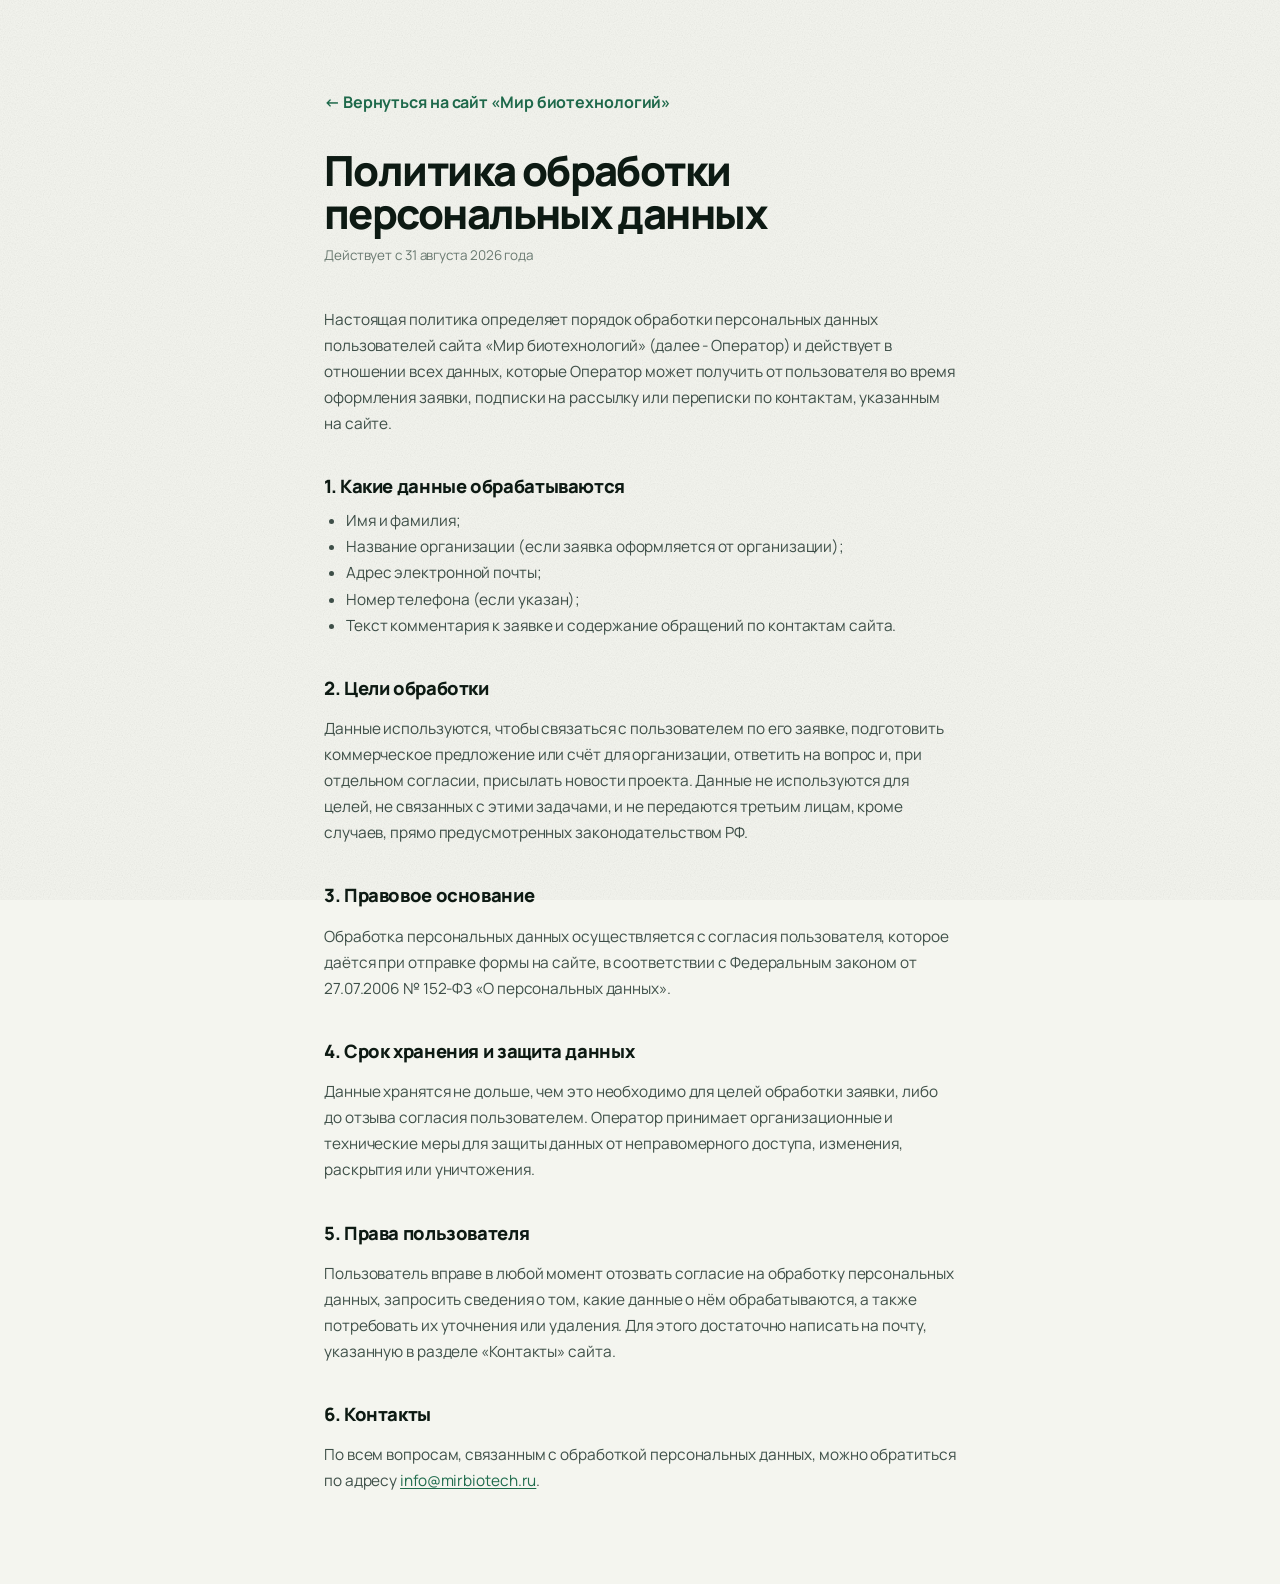
<file: privacy.html>
<!doctype html>
<html lang="ru">
<head>
<meta charset="utf-8">
<script>
  (function () {
    try {
      var saved = localStorage.getItem("mb-theme");
      var dark = saved ? saved === "dark" : matchMedia("(prefers-color-scheme: dark)").matches;
      document.documentElement.setAttribute("data-theme", dark ? "dark" : "light");
    } catch (e) { document.documentElement.setAttribute("data-theme", "light"); }
  })();
</script>
<meta name="viewport" content="width=device-width, initial-scale=1, viewport-fit=cover">
<title>Политика обработки персональных данных - Мир биотехнологий</title>
<meta name="robots" content="noindex, follow">
<link rel="canonical" href="https://mirbiotech.ru/privacy.html">
<link rel="icon" href="assets/img/favicon-64.png" type="image/png">
<link rel="preconnect" href="https://fonts.googleapis.com">
<link rel="preconnect" href="https://fonts.gstatic.com" crossorigin>
<link href="https://fonts.googleapis.com/css2?family=Manrope:wght@300;400;500;600;700;800&family=JetBrains+Mono:wght@400;500;700&display=swap" rel="stylesheet">
<link rel="stylesheet" href="assets/css/styles.css">
</head>
<body>
<div class="grain" aria-hidden="true"></div>

<main class="legal">
  <div class="legal-shell">
    <a class="back" href="index.html">← Вернуться на сайт «Мир биотехнологий»</a>
    <h1>Политика обработки персональных данных</h1>
    <p class="updated">Действует с 31 августа 2026 года</p>

    <p>Настоящая политика определяет порядок обработки персональных данных пользователей сайта «Мир биотехнологий» (далее - Оператор) и действует в отношении всех данных, которые Оператор может получить от пользователя во время оформления заявки, подписки на рассылку или переписки по контактам, указанным на сайте.</p>

    <h2>1. Какие данные обрабатываются</h2>
    <ul>
      <li>Имя и фамилия;</li>
      <li>Название организации (если заявка оформляется от организации);</li>
      <li>Адрес электронной почты;</li>
      <li>Номер телефона (если указан);</li>
      <li>Текст комментария к заявке и содержание обращений по контактам сайта.</li>
    </ul>

    <h2>2. Цели обработки</h2>
    <p>Данные используются, чтобы связаться с пользователем по его заявке, подготовить коммерческое предложение или счёт для организации, ответить на вопрос и, при отдельном согласии, присылать новости проекта. Данные не используются для целей, не связанных с этими задачами, и не передаются третьим лицам, кроме случаев, прямо предусмотренных законодательством РФ.</p>

    <h2>3. Правовое основание</h2>
    <p>Обработка персональных данных осуществляется с согласия пользователя, которое даётся при отправке формы на сайте, в соответствии с Федеральным законом от 27.07.2006 № 152-ФЗ «О персональных данных».</p>

    <h2>4. Срок хранения и защита данных</h2>
    <p>Данные хранятся не дольше, чем это необходимо для целей обработки заявки, либо до отзыва согласия пользователем. Оператор принимает организационные и технические меры для защиты данных от неправомерного доступа, изменения, раскрытия или уничтожения.</p>

    <h2>5. Права пользователя</h2>
    <p>Пользователь вправе в любой момент отозвать согласие на обработку персональных данных, запросить сведения о том, какие данные о нём обрабатываются, а также потребовать их уточнения или удаления. Для этого достаточно написать на почту, указанную в разделе «Контакты» сайта.</p>

    <h2>6. Контакты</h2>
    <p>По всем вопросам, связанным с обработкой персональных данных, можно обратиться по адресу <a href="mailto:info@mirbiotech.ru">info@mirbiotech.ru</a>.</p>
  </div>
</main>

</body>
</html>
</file>
<file: assets/css/styles.css>
/* ==========================================================================
   «Мир биотехнологий» — дизайн-система
   1. Токены          6. Герой            11. Отзывы
   2. База и типографика  7. Секции контента  12. Конфигуратор и форма
   3. Утилиты         8. Комплектация     13. FAQ и подвал
   4. Компоненты      9. Культуры и модалка 14. Адаптив
   5. Шапка          10. Процесс          15. Доступность
                                          16. Юридические страницы
   ========================================================================== */

/* ── 1. Токены ─────────────────────────────────────────────────────────── */
:root {
  --bg:          #f4f5ef;
  --bg-elev:     #ffffff;
  --bg-sunk:     #eaede4;
  --panel-dark:  #10241b;
  --ink:         #0d1a13;
  --ink-2:       #3f5049;
  --ink-3:       #6d7d74;
  --line:        #dde3da;
  --line-soft:   #e9ede5;
  --brand:       #1e6b4c;
  --brand-2:     #15503a;
  --brand-ink:   #ffffff;
  --brand-tint:  #e2ece4;
  --accent:      #b8783a;
  --accent-tint: #f3e8d6;

  --shadow-sm: 0 1px 2px rgba(13, 32, 22, .05), 0 2px 8px rgba(13, 32, 22, .04);
  --shadow-md: 0 4px 12px rgba(13, 32, 22, .06), 0 18px 40px rgba(13, 32, 22, .07);
  --shadow-lg: 0 8px 24px rgba(13, 32, 22, .08), 0 40px 90px rgba(13, 32, 22, .12);

  --r-sm: 10px;
  --r-md: 16px;
  --r-lg: 24px;
  --r-xl: 34px;

  --shell: 1300px;
  --pad: clamp(20px, 5vw, 64px);
  --section-y: clamp(76px, 9vw, 148px);

  --font: "Manrope", -apple-system, "Segoe UI", Roboto, Arial, sans-serif;
  --mono: "JetBrains Mono", ui-monospace, "Cascadia Mono", Consolas, monospace;

  --ease: cubic-bezier(.22, .68, .3, 1);
  --dish-filter: none;
  color-scheme: light;
}

[data-theme="dark"] {
  --bg:          #090e0b;
  --bg-elev:     #101713;
  --bg-sunk:     #060a08;
  --panel-dark:  #0e1a14;
  --ink:         #e8f0e9;
  --ink-2:       #b0c1b6;
  --ink-3:       #869388;
  --line:        #1f2b24;
  --line-soft:   #172019;
  --brand:       #4fbf8b;
  --brand-2:     #6fd6a4;
  --brand-ink:   #05130c;
  --brand-tint:  #12261c;
  --accent:      #d6a462;
  --accent-tint: #241a10;

  --shadow-sm: 0 1px 2px rgba(0, 0, 0, .4);
  --shadow-md: 0 6px 18px rgba(0, 0, 0, .45);
  --shadow-lg: 0 20px 60px rgba(0, 0, 0, .6);

  --dish-filter: brightness(.86) saturate(1.05) contrast(1.04);
  color-scheme: dark;
}

/* ── 2. База и типографика ─────────────────────────────────────────────── */
*, *::before, *::after { box-sizing: border-box; }

/* атрибут hidden должен побеждать любые display из классов ниже */
[hidden] { display: none !important; }

html { -webkit-text-size-adjust: 100%; }

body {
  margin: 0;
  background: var(--bg);
  color: var(--ink);
  font-family: var(--font);
  font-size: 16px;
  line-height: 1.6;
  font-weight: 400;
  letter-spacing: -.006em;
  -webkit-font-smoothing: antialiased;
  overflow-x: hidden;
  transition: background .4s var(--ease), color .4s var(--ease);
}

body.is-locked { overflow: hidden; }

img, svg { max-width: 100%; display: block; }
a { color: inherit; text-decoration: none; }
button, input, textarea, select { font: inherit; color: inherit; }

h1, h2, h3, h4 {
  margin: 0;
  font-weight: 800;
  letter-spacing: -.038em;
  line-height: 1.04;
}

h1 { font-size: clamp(2.5rem, 4.3vw, 4.15rem); }
h2 { font-size: clamp(1.9rem, 3.4vw, 3.15rem); }
h3 { font-size: clamp(1.05rem, 1.5vw, 1.35rem); letter-spacing: -.025em; }

h1, h2 { overflow-wrap: break-word; }
h2 strong { color: var(--brand); font-weight: 800; }
h1 em, .final-cta em { font-style: normal; color: var(--brand); }

p { margin: 0 0 1rem; }
p:last-child { margin-bottom: 0; }
h2 + p, h3 + p { margin-top: 18px; }

.body-lg { font-size: clamp(1rem, 1.15vw, 1.14rem); color: var(--ink-2); max-width: 54ch; }

.eyebrow {
  display: flex;
  align-items: center;
  gap: 10px;
  margin: 0 0 22px;
  font-family: var(--mono);
  font-size: .68rem;
  font-weight: 500;
  letter-spacing: .18em;
  text-transform: uppercase;
  color: var(--ink-3);
}
.eyebrow span {
  display: inline-grid;
  place-items: center;
  min-width: 26px;
  height: 22px;
  padding: 0 6px;
  border: 1px solid var(--line);
  border-radius: 100px;
  color: var(--brand);
  font-size: .64rem;
}

/* ── 3. Утилиты ────────────────────────────────────────────────────────── */
.shell {
  width: 100%; max-width: var(--shell); margin-inline: auto;
  padding-left: max(var(--pad), env(safe-area-inset-left));
  padding-right: max(var(--pad), env(safe-area-inset-right));
}
.section { padding-block: var(--section-y); position: relative; }

.visually-hidden {
  position: absolute; width: 1px; height: 1px; overflow: hidden;
  clip: rect(0 0 0 0); clip-path: inset(50%); white-space: nowrap;
}

.skip-link {
  position: fixed; top: -60px; left: 16px; z-index: 200;
  padding: 12px 18px; border-radius: var(--r-sm);
  background: var(--brand); color: var(--brand-ink); font-weight: 700;
  transition: top .2s var(--ease);
}
.skip-link:focus { top: 16px; }

.grain {
  position: fixed; inset: 0; z-index: 1; pointer-events: none; opacity: .5;
  background-image: url("data:image/svg+xml,%3Csvg xmlns='http://www.w3.org/2000/svg' width='140' height='140'%3E%3Cfilter id='n'%3E%3CfeTurbulence type='fractalNoise' baseFrequency='.85' numOctaves='3'/%3E%3CfeColorMatrix type='saturate' values='0'/%3E%3C/filter%3E%3Crect width='140' height='140' filter='url(%23n)' opacity='.35'/%3E%3C/svg%3E");
  mix-blend-mode: multiply;
}
[data-theme="dark"] .grain { mix-blend-mode: overlay; opacity: .22; }

.scroll-progress {
  position: fixed; top: 0; left: 0; right: 0; height: 2px; z-index: 90; pointer-events: none;
}
.scroll-progress i {
  display: block; height: 100%; width: 0;
  background: linear-gradient(90deg, var(--brand), var(--accent));
}

.reveal { opacity: 0; transform: translateY(26px); }
.reveal.is-in {
  opacity: 1; transform: none;
  transition: opacity .9s var(--ease), transform .9s var(--ease);
  transition-delay: var(--d, 0ms);
}

.section-head {
  display: grid;
  grid-template-columns: minmax(0, 1.35fr) minmax(0, .85fr);
  gap: clamp(24px, 4vw, 70px);
  align-items: end;
  margin-bottom: clamp(38px, 5vw, 68px);
}
.section-note { color: var(--ink-3); font-size: .95rem; max-width: 42ch; }

/* ── 4. Компоненты ─────────────────────────────────────────────────────── */
.btn {
  --btn-bg: var(--brand);
  --btn-ink: var(--brand-ink);
  --btn-line: var(--brand);
  position: relative;
  display: inline-flex; align-items: center; justify-content: center; gap: 10px;
  padding: 15px 26px;
  border: 1px solid var(--btn-line);
  border-radius: 100px;
  background: var(--btn-bg);
  color: var(--btn-ink);
  font-size: .9rem; font-weight: 700; letter-spacing: -.01em;
  cursor: pointer;
  overflow: hidden;
  transition: transform .35s var(--ease), box-shadow .35s var(--ease), background .3s var(--ease), color .3s var(--ease), border-color .3s var(--ease);
}
.btn:hover { transform: translateY(-2px); box-shadow: var(--shadow-md); }
.btn:active { transform: translateY(0); }
.btn-ico { width: 18px; height: 18px; fill: none; stroke: currentColor; stroke-width: 1.9; stroke-linecap: round; stroke-linejoin: round; transition: transform .35s var(--ease); }
.btn:hover .btn-ico { transform: translateX(4px); }
.btn-primary:hover { --btn-bg: var(--brand-2); --btn-line: var(--brand-2); }
.btn-ghost { --btn-bg: transparent; --btn-ink: var(--ink); --btn-line: var(--line); }
.btn-ghost:hover { --btn-line: var(--brand); --btn-ink: var(--brand); }
.btn-light { --btn-bg: #f3f6ef; --btn-ink: #123626; --btn-line: #f3f6ef; }
.btn-outline-light { --btn-bg: transparent; --btn-ink: #e6efe7; --btn-line: rgba(230, 239, 231, .35); }
.btn-outline-light:hover { --btn-line: #e6efe7; }
.btn-sm { padding: 10px 18px; font-size: .82rem; }
.btn-lg { padding: 17px 30px; font-size: .95rem; }
.btn-block { width: 100%; }

.icon-btn {
  display: inline-grid; place-items: center;
  width: 42px; height: 42px;
  border: 1px solid var(--line);
  border-radius: 50%;
  background: var(--bg-elev);
  cursor: pointer;
  transition: border-color .3s var(--ease), background .3s var(--ease), transform .3s var(--ease);
}
.icon-btn:hover { border-color: var(--brand); color: var(--brand); }
.icon-btn svg { width: 18px; height: 18px; fill: none; stroke: currentColor; stroke-width: 1.8; stroke-linecap: round; stroke-linejoin: round; }

.chip {
  padding: 9px 18px;
  border: 1px solid var(--line);
  border-radius: 100px;
  background: transparent;
  color: var(--ink-2);
  font-size: .82rem; font-weight: 600;
  cursor: pointer;
  transition: all .3s var(--ease);
}
.chip:hover { border-color: var(--brand); color: var(--brand); }
.chip.is-active { background: var(--ink); border-color: var(--ink); color: var(--bg); }

.badge {
  display: inline-flex; align-items: center; gap: 10px;
  margin: 0 0 26px;
  padding: 8px 16px 8px 12px;
  border: 1px solid var(--line);
  border-radius: 100px;
  background: var(--bg-elev);
  font-size: .78rem; font-weight: 600; color: var(--ink-2);
  box-shadow: var(--shadow-sm);
}
.badge .dot {
  width: 7px; height: 7px; border-radius: 50%;
  background: var(--brand);
  box-shadow: 0 0 0 0 rgba(30, 107, 76, .5);
  animation: pulse 2.6s infinite;
}
@keyframes pulse {
  0%   { box-shadow: 0 0 0 0 rgba(30, 107, 76, .45); }
  70%  { box-shadow: 0 0 0 9px rgba(30, 107, 76, 0); }
  100% { box-shadow: 0 0 0 0 rgba(30, 107, 76, 0); }
}

.link-arrow {
  display: inline-flex; align-items: center; gap: 9px;
  margin-top: 26px;
  font-weight: 700; font-size: .92rem; color: var(--brand);
  border-bottom: 1px solid transparent;
  transition: gap .3s var(--ease), border-color .3s var(--ease);
}
.link-arrow svg { width: 17px; height: 17px; fill: none; stroke: currentColor; stroke-width: 1.9; stroke-linecap: round; stroke-linejoin: round; }
.link-arrow:hover { gap: 15px; border-color: currentColor; }

.check-list { list-style: none; margin: 30px 0 0; padding: 0; display: grid; gap: 13px; }
.check-list li {
  position: relative; padding-left: 32px; color: var(--ink-2); font-size: .96rem;
}
.check-list li::before {
  content: ""; position: absolute; left: 0; top: .35em;
  width: 18px; height: 18px; border-radius: 50%;
  background: var(--brand-tint);
  box-shadow: inset 0 0 0 1px var(--brand);
}
.check-list li::after {
  content: ""; position: absolute; left: 6px; top: .72em;
  width: 6px; height: 3px;
  border-left: 1.6px solid var(--brand); border-bottom: 1.6px solid var(--brand);
  transform: rotate(-45deg);
}

.toast {
  position: fixed; bottom: calc(26px + env(safe-area-inset-bottom)); left: 50%; transform: translate(-50%, 20px);
  z-index: 120;
  padding: 14px 22px;
  border-radius: 100px;
  background: var(--ink); color: var(--bg);
  font-size: .88rem; font-weight: 600;
  box-shadow: var(--shadow-lg);
  opacity: 0; transition: opacity .35s var(--ease), transform .35s var(--ease);
}
.toast.is-on { opacity: 1; transform: translate(-50%, 0); }

.to-top {
  position: fixed; right: calc(22px + env(safe-area-inset-right)); bottom: calc(22px + env(safe-area-inset-bottom)); z-index: 80;
  width: 46px; height: 46px;
  border: 1px solid var(--line); border-radius: 50%;
  background: var(--bg-elev); color: var(--ink);
  cursor: pointer; box-shadow: var(--shadow-md);
  opacity: 0; transform: translateY(12px);
  transition: opacity .35s var(--ease), transform .35s var(--ease), border-color .3s;
}
.to-top.is-on { opacity: 1; transform: none; }
.to-top:hover { border-color: var(--brand); color: var(--brand); }

/* ── 5. Шапка ──────────────────────────────────────────────────────────── */
.site-header {
  position: sticky; top: 0; z-index: 70;
  background: color-mix(in srgb, var(--bg) 86%, transparent);
  backdrop-filter: blur(16px) saturate(1.4);
  -webkit-backdrop-filter: blur(16px) saturate(1.4);
  border-bottom: 1px solid transparent;
  transition: border-color .35s var(--ease), background .35s var(--ease);
}
@supports not (background: color-mix(in srgb, red 50%, blue)) {
  .site-header { background: var(--bg); }
}
.site-header.is-stuck { border-bottom-color: var(--line); }

.header-inner {
  display: flex; align-items: center; justify-content: space-between; gap: 24px;
  height: 78px;
}
.site-header.is-stuck .header-inner { height: 66px; transition: height .35s var(--ease); }

.brand { display: inline-flex; align-items: center; gap: 11px; color: var(--brand); }
.brand-mark {
  width: 44px; height: 44px; flex: none; border-radius: 50%; object-fit: cover;
  box-shadow: 0 0 0 1px var(--line);
  transition: transform .5s var(--ease), box-shadow .3s var(--ease);
}
.brand:hover .brand-mark { transform: scale(1.08); box-shadow: 0 0 0 1px var(--brand); }
.brand-text { display: grid; line-height: 1; color: var(--ink); }
.brand-text b { font-size: 1.02rem; font-weight: 800; letter-spacing: .01em; }
.brand-text small { font-family: var(--mono); font-size: .56rem; letter-spacing: .22em; color: var(--ink-3); margin-top: 3px; }

.main-nav { display: flex; gap: clamp(14px, 2vw, 30px); }
.main-nav a {
  position: relative;
  font-size: .89rem; font-weight: 600; color: var(--ink-2);
  padding: 6px 0;
  transition: color .3s var(--ease);
}
.main-nav a::after {
  content: ""; position: absolute; left: 0; bottom: 0;
  width: 100%; height: 1.5px; background: var(--brand);
  transform: scaleX(0); transform-origin: right;
  transition: transform .4s var(--ease);
}
.main-nav a:hover, .main-nav a.is-current { color: var(--ink); }
.main-nav a:hover::after, .main-nav a.is-current::after { transform: scaleX(1); transform-origin: left; }

.header-actions { display: flex; align-items: center; gap: 10px; }
.theme-toggle .ico-moon { display: none; }
[data-theme="dark"] .theme-toggle .ico-sun { display: none; }
[data-theme="dark"] .theme-toggle .ico-moon { display: block; }

.burger { display: none; flex-direction: column; align-items: center; justify-content: center; gap: 5px; }
.burger span { width: 16px; height: 1.6px; background: currentColor; transition: transform .3s var(--ease), opacity .3s; }
.burger[aria-expanded="true"] span:first-child { transform: translateY(3.3px) rotate(45deg); }
.burger[aria-expanded="true"] span:last-child { transform: translateY(-3.3px) rotate(-45deg); }

.mobile-menu {
  position: fixed; inset: 0; z-index: 65;
  padding: 100px max(var(--pad), env(safe-area-inset-right)) calc(40px + env(safe-area-inset-bottom)) max(var(--pad), env(safe-area-inset-left));
  background: var(--bg);
  display: flex; flex-direction: column; justify-content: space-between;
  animation: menuIn .4s var(--ease);
}
@keyframes menuIn { from { opacity: 0; transform: translateY(-12px); } }
.mobile-menu nav { display: grid; }
.mobile-menu nav a {
  display: flex; align-items: baseline; gap: 16px;
  padding: 18px 0;
  border-bottom: 1px solid var(--line-soft);
  font-size: 1.5rem; font-weight: 700; letter-spacing: -.03em;
}
.mobile-menu nav a span { font-family: var(--mono); font-size: .6rem; color: var(--ink-3); }
.mobile-menu-foot { display: grid; gap: 14px; }
.mobile-menu-foot p { font-family: var(--mono); font-size: .62rem; letter-spacing: .16em; color: var(--ink-3); text-transform: uppercase; }

/* ── 6. Герой ──────────────────────────────────────────────────────────── */
.hero { position: relative; padding-block: clamp(26px, 3.4vw, 48px) clamp(56px, 7vw, 96px); overflow: hidden; }
.hero-grid {
  display: grid;
  grid-template-columns: minmax(0, .92fr) minmax(0, 1.08fr);
  gap: clamp(30px, 4vw, 60px);
  align-items: center;
}
.hero-copy { position: relative; z-index: 2; }
.hero h1 { margin-bottom: 26px; }
.hero .lead { max-width: 46ch; color: var(--ink-2); font-size: clamp(1rem, 1.15vw, 1.12rem); }
.hero-actions { display: flex; flex-wrap: wrap; gap: 12px; margin-top: 34px; }

.hero-stats {
  display: flex; flex-wrap: wrap; gap: clamp(22px, 3.4vw, 52px);
  margin: 46px 0 0; padding-top: 28px;
  border-top: 1px solid var(--line);
}
.hero-stats dt, .num-grid dt {
  font-size: clamp(1.9rem, 2.8vw, 2.6rem); font-weight: 800; letter-spacing: -.05em;
  line-height: 1; color: var(--ink); margin: 0;
}
.hero-stats dd, .num-grid dd {
  margin: 8px 0 0; font-size: .78rem; color: var(--ink-3); max-width: 18ch;
}

.hero-visual { position: relative; min-height: clamp(420px, 46vw, 620px); }
.hero-orb {
  position: absolute; left: 50%; top: 48%; transform: translate(-50%, -50%);
  width: min(115%, 720px); aspect-ratio: 1;
  background: radial-gradient(circle at 42% 38%, var(--brand-tint) 0%, transparent 62%);
  filter: blur(6px);
}
.hero-rings { position: absolute; inset: 0; display: grid; place-items: center; }
.hero-rings span {
  position: absolute; border: 1px solid var(--line); border-radius: 50%;
  animation: ringFloat 14s var(--ease) infinite;
}
.hero-rings span:nth-child(1) { width: 46%; aspect-ratio: 1; }
.hero-rings span:nth-child(2) { width: 68%; aspect-ratio: 1; animation-delay: -4s; }
.hero-rings span:nth-child(3) { width: 92%; aspect-ratio: 1; animation-delay: -8s; opacity: .55; }
@keyframes ringFloat { 0%, 100% { transform: scale(1); opacity: .8; } 50% { transform: scale(1.045); opacity: .45; } }

.hero-box-photo {
  position: absolute; left: 50%; top: 6%;
  width: min(72%, 480px); height: auto; transform: translateX(-50%) rotate(-2.2deg);
  border-radius: var(--r-lg);
  box-shadow: 0 30px 60px rgba(11, 34, 24, .28), 0 0 0 8px var(--bg-elev);
  animation: floatY 9s ease-in-out infinite;
}
@keyframes floatY { 0%, 100% { transform: translateX(-50%) rotate(-2.2deg); } 50% { transform: translateX(-50%) rotate(-2.2deg) translateY(-14px); } }

.hero-dish {
  position: absolute; width: 34%; max-width: 190px; height: auto; aspect-ratio: 1;
  border-radius: 50%; object-fit: cover;
  box-shadow: 0 0 0 7px var(--bg-elev), var(--shadow-lg);
  filter: var(--dish-filter);
  transition: transform .5s var(--ease);
}
.hero-dish.d1 { left: -2%;  top: 46%; width: 36%; z-index: 3; }
.hero-dish.d2 { left: 22%;  top: 70%; width: 28%; z-index: 4; }
.hero-dish.d3 { right: 2%;  top: 54%; width: 32%; z-index: 3; }
.hero-dish.d4 { right: 20%; top: 78%; width: 24%; z-index: 5; }

.hero-chip {
  position: absolute; z-index: 6; margin: 0;
  display: grid; gap: 2px;
  padding: 12px 18px;
  border: 1px solid var(--line);
  border-radius: 100px;
  background: color-mix(in srgb, var(--bg-elev) 88%, transparent);
  backdrop-filter: blur(10px);
  box-shadow: var(--shadow-md);
}
.hero-chip b { font-size: .8rem; }
.hero-chip span { font-size: .68rem; color: var(--ink-3); }
.chip-a { left: -4%; top: 38%; }
.chip-b { right: -3%; bottom: 12%; }

.scroll-cue {
  position: absolute; left: 50%; bottom: 18px; transform: translateX(-50%);
  display: flex; align-items: center; gap: 10px;
  font-family: var(--mono); font-size: .6rem; letter-spacing: .2em; text-transform: uppercase;
  color: var(--ink-3);
}
.scroll-cue span {
  display: block; width: 1px; height: 26px;
  background: linear-gradient(var(--ink-3), transparent);
  animation: cue 2.2s infinite;
}
@keyframes cue { 0%, 100% { opacity: .2; transform: scaleY(.6); } 50% { opacity: 1; transform: scaleY(1); } }

/* ── лента ─────────────────────────────────────────────────────────────── */
.marquee {
  border-block: 1px solid var(--line);
  background: var(--bg-elev);
  overflow: hidden; padding: 16px 0;
}
.marquee-track {
  display: flex; align-items: center; gap: 34px; width: max-content;
  animation: marquee 38s linear infinite;
}
.marquee span { font-family: var(--mono); font-size: .82rem; letter-spacing: .12em; color: var(--ink-3); text-transform: uppercase; white-space: nowrap; }
.marquee i { color: var(--brand); font-style: normal; font-size: .7rem; }
@keyframes marquee { to { transform: translateX(-50%); } }

/* ── 7. Секции контента ────────────────────────────────────────────────── */
.split-grid {
  display: grid;
  grid-template-columns: minmax(0, 1fr) minmax(0, 1.02fr);
  gap: clamp(36px, 6vw, 92px);
  align-items: center;
}
.split-media { margin: 0; }
.macro-frame {
  position: relative;
  border-radius: var(--r-xl);
  padding: clamp(20px, 3vw, 42px);
  background: var(--bg-elev);
  border: 1px solid var(--line);
  box-shadow: var(--shadow-lg);
  overflow: hidden;
}
.macro-frame::after {
  content: ""; position: absolute; inset: 0;
  background: radial-gradient(circle at 30% 20%, rgba(255, 255, 255, .5), transparent 55%);
  pointer-events: none;
}
[data-theme="dark"] .macro-frame::after { background: radial-gradient(circle at 30% 20%, rgba(255, 255, 255, .05), transparent 55%); }
.macro-frame img { width: 100%; height: auto; border-radius: var(--r-lg); filter: var(--dish-filter); animation: slowZoom 16s var(--ease) infinite alternate; }
@keyframes slowZoom { from { transform: scale(1); } to { transform: scale(1.045); } }
.macro-hud { position: absolute; inset: clamp(14px, 2vw, 24px); pointer-events: none; }
.macro-hud span {
  position: absolute; font-family: var(--mono); font-size: .62rem;
  letter-spacing: .16em; color: var(--ink-3); text-transform: uppercase;
}
.hud-tl { left: 0; top: 0; } .hud-tr { right: 0; top: 0; }
.hud-bl { left: 0; bottom: 0; } .hud-br { right: 0; bottom: 0; }
.split-media figcaption { margin-top: 18px; font-size: .82rem; color: var(--ink-3); max-width: 46ch; }

.contrast { background: var(--bg-sunk); }

.pipeline {
  list-style: none; margin: 0 0 clamp(40px, 6vw, 76px); padding: 0;
  display: grid; grid-template-columns: repeat(5, 1fr);
  border-top: 1px solid var(--line);
}
.pipeline li {
  position: relative; padding: 26px 22px 26px 0;
  border-right: 1px solid var(--line);
}
.pipeline li:last-child { border-right: 0; }
.pipeline li + li { padding-left: 22px; }
.pipeline b { font-family: var(--mono); font-size: .68rem; color: var(--brand); }
.pipeline h3 { margin: 34px 0 8px; font-size: 1.02rem; }
.pipeline p { font-size: .82rem; color: var(--ink-3); }
.pipeline li::after {
  content: ""; position: absolute; left: 0; top: -1px; width: 0; height: 2px;
  background: var(--brand); transition: width 1s var(--ease);
}
.pipeline.is-in li::after { width: 100%; }
.pipeline.is-in li:nth-child(2)::after { transition-delay: .12s; }
.pipeline.is-in li:nth-child(3)::after { transition-delay: .24s; }
.pipeline.is-in li:nth-child(4)::after { transition-delay: .36s; }
.pipeline.is-in li:nth-child(5)::after { transition-delay: .48s; }

.why-title { font-size: clamp(1.15rem, 1.8vw, 1.4rem); font-weight: 800; letter-spacing: -.01em; margin-bottom: 20px; }
.why-grid { display: grid; grid-template-columns: repeat(auto-fit, minmax(210px, 1fr)); gap: 14px; }
.why-card {
  padding: 26px 24px; border-radius: var(--r-md);
  border: 1px solid var(--line); background: var(--bg-elev);
  transition: transform .3s var(--ease), box-shadow .3s var(--ease), border-color .3s var(--ease);
}
.why-card:hover { transform: translateY(-5px); box-shadow: var(--shadow-md); border-color: var(--brand); }
.why-card b { display: block; font-family: var(--mono); font-size: .7rem; color: var(--brand); margin-bottom: 16px; }
.why-card h3 { font-size: 1rem; margin-bottom: 8px; }
.why-card p { font-size: .86rem; color: var(--ink-3); }

/* ── 8. Комплектация ───────────────────────────────────────────────────── */
.kit-grid {
  display: grid; grid-template-columns: minmax(0, 1fr) minmax(0, 1.05fr);
  gap: clamp(30px, 5vw, 76px); align-items: start;
}
.kit-list { list-style: none; margin: 0; padding: 0; }
.kit-list li {
  position: relative; padding: 26px 26px 26px 30px; cursor: pointer;
  border-radius: var(--r-md);
  border: 1px solid transparent;
  transition: background .35s var(--ease), border-color .35s var(--ease);
}
.kit-list li::before {
  content: ""; position: absolute; left: 0; top: 26px; bottom: 26px; width: 2px;
  background: var(--line); transition: background .35s var(--ease);
}
.kit-list li.is-active { background: var(--bg-elev); border-color: var(--line); box-shadow: var(--shadow-sm); }
.kit-list li.is-active::before { background: var(--brand); }
.kit-list .num { font-family: var(--mono); font-size: .66rem; color: var(--brand); }
.kit-list h3 { margin: 8px 0 8px; }
.kit-list p { font-size: .88rem; color: var(--ink-3); max-width: 46ch; }

.kit-stage {
  position: sticky; top: 110px;
  border-radius: var(--r-xl);
  border: 1px solid var(--line);
  background: linear-gradient(160deg, var(--bg-elev), var(--bg-sunk));
  box-shadow: var(--shadow-lg);
  padding: clamp(20px, 3vw, 34px);
}
.kit-stage-inner { position: relative; aspect-ratio: 1 / .86; display: grid; place-items: center; }
.hot {
  position: absolute; inset: 0; display: grid; place-items: center;
  opacity: 0; transform: scale(.94) translateY(10px); pointer-events: none;
  transition: opacity .5s var(--ease), transform .5s var(--ease);
}
.hot.is-shown { opacity: 1; transform: none; }
.hot img { width: min(88%, 400px); filter: var(--dish-filter) drop-shadow(0 24px 40px rgba(11, 34, 24, .24)); }
.hot-dishes img { height: auto; aspect-ratio: 1; border-radius: 50%; object-fit: cover; }
.hot-cards img { width: min(70%, 290px); height: auto; border-radius: var(--r-md); box-shadow: var(--shadow-md); transform: rotate(-2deg); }

.hot-guide img { width: min(70%, 290px); height: auto; border-radius: var(--r-md); box-shadow: var(--shadow-md); transform: rotate(1.6deg); }

.hot-box img {
  width: min(78%, 320px); height: auto; border-radius: var(--r-md);
  box-shadow: var(--shadow-lg); transform: rotate(-3deg);
}

.kit-caption {
  margin: 20px 0 0; text-align: center;
  font-family: var(--mono); font-size: .64rem; letter-spacing: .18em; text-transform: uppercase; color: var(--ink-3);
}

/* ── 9. Культуры ───────────────────────────────────────────────────────── */
.cultures { background: var(--bg-sunk); }
.filters { display: flex; flex-wrap: wrap; gap: 9px; margin-bottom: 34px; }

.culture-grid {
  display: grid; grid-template-columns: repeat(3, minmax(0, 1fr));
  gap: clamp(12px, 1.6vw, 22px);
}
.culture-card {
  position: relative;
  padding: clamp(18px, 2vw, 26px);
  border: 1px solid var(--line); border-radius: var(--r-lg);
  background: var(--bg-elev);
  cursor: pointer; text-align: left;
  transition: transform .5s var(--ease), box-shadow .5s var(--ease), border-color .3s;
  animation: cardIn .5s var(--ease) both;
}
/* Кликабельна вся карточка, но в разметке остаётся одна настоящая кнопка */
.culture-open {
  padding: 0; border: 0; background: none; cursor: pointer;
  font: inherit; color: inherit; text-align: left;
}
.culture-open::after { content: ""; position: absolute; inset: 0; border-radius: inherit; }
.culture-open:focus-visible { outline: 0; }
.culture-card:has(.culture-open:focus-visible) { outline: 2px solid var(--brand); outline-offset: 3px; }
@keyframes cardIn { from { opacity: 0; transform: translateY(14px); } }
.culture-card:hover { transform: translateY(-6px); box-shadow: var(--shadow-lg); border-color: transparent; }
.culture-card.is-hidden { display: none; }
.culture-dish { position: relative; display: block; border-radius: 50%; overflow: hidden; aspect-ratio: 1; }
.culture-dish img { width: 100%; height: 100%; object-fit: cover; filter: var(--dish-filter); transition: transform 1.2s var(--ease); }
.culture-card:hover .culture-dish img { transform: scale(1.06) rotate(8deg); }
.culture-zoom {
  position: absolute; right: 12px; bottom: 12px;
  display: grid; place-items: center; width: 36px; height: 36px;
  border-radius: 50%; background: var(--bg-elev); color: var(--brand);
  box-shadow: var(--shadow-sm); font-size: .9rem;
  opacity: 0; transform: scale(.7); transition: all .4s var(--ease);
}
.culture-card:hover .culture-zoom { opacity: 1; transform: none; }
.culture-meta {
  display: flex; justify-content: space-between; align-items: center;
  margin: 20px 0 10px;
  font-family: var(--mono); font-size: .66rem; letter-spacing: .14em; text-transform: uppercase; color: var(--ink-3);
}
.culture-meta em { font-style: normal; color: var(--brand); }
.culture-card h3 { font-size: clamp(1.15rem, 1.7vw, 1.5rem); font-weight: 800; }
.culture-card .latin { margin: 6px 0 0; font-size: .82rem; color: var(--ink-3); font-style: italic; }

/* модалка */
.modal { position: fixed; inset: 0; z-index: 110; display: grid; place-items: center; padding: clamp(10px, 3vw, 40px); }
.modal-backdrop { position: absolute; inset: 0; background: rgba(7, 18, 13, .55); backdrop-filter: blur(6px); animation: fade .3s var(--ease); }
@keyframes fade { from { opacity: 0; } }
.modal-window {
  position: relative; z-index: 1;
  width: min(1080px, 100%); max-height: 92vh; max-height: 92dvh; overflow: auto;
  overscroll-behavior: contain;
  border-radius: var(--r-xl); background: var(--bg-elev);
  border: 1px solid var(--line); box-shadow: var(--shadow-lg);
  animation: modalIn .45s var(--ease);
}
@keyframes modalIn { from { opacity: 0; transform: translateY(24px) scale(.98); } }
.modal-close { position: absolute; right: 16px; top: 16px; z-index: 3; }
.modal-body { display: grid; grid-template-columns: minmax(0, .92fr) minmax(0, 1.08fr); }

.mv {
  position: relative; padding: clamp(20px, 3vw, 40px);
  background: linear-gradient(170deg, var(--bg-sunk), var(--bg-elev));
  border-right: 1px solid var(--line);
}
.mv-stage {
  position: relative; border-radius: 50%; overflow: hidden; cursor: zoom-in;
  aspect-ratio: 1;
}
.mv-stage img { width: 100%; height: 100%; object-fit: cover; filter: var(--dish-filter); transition: transform .6s var(--ease), opacity .4s var(--ease); }
.mv-stage.is-zoom img { transform: scale(2.4); transition: transform .18s linear; }
.mv-stage.is-zoom { cursor: zoom-out; }
.mv-lens {
  position: absolute; inset: 0; pointer-events: none; opacity: 0;
  background: radial-gradient(circle 90px at var(--lx, 50%) var(--ly, 50%), transparent 0 88px, rgba(7, 18, 13, .38) 92px);
  transition: opacity .3s;
}
.mv-stage.is-zoom .mv-lens { opacity: 1; }
.mv-switch { display: flex; gap: 6px; margin-top: 18px; padding: 5px; border: 1px solid var(--line); border-radius: 100px; background: var(--bg-elev); }
.mv-switch button {
  flex: 1; padding: 9px 12px; border: 0; border-radius: 100px; background: transparent;
  font-size: .78rem; font-weight: 700; color: var(--ink-3); cursor: pointer; transition: all .3s var(--ease);
}
.mv-switch button.is-active { background: var(--ink); color: var(--bg); }
.mv-hint { margin-top: 12px; font-family: var(--mono); font-size: .58rem; letter-spacing: .12em; text-transform: uppercase; color: var(--ink-3); text-align: center; }

.mc { padding: clamp(24px, 3.4vw, 46px); }
.mc-group { font-family: var(--mono); font-size: .62rem; letter-spacing: .16em; text-transform: uppercase; color: var(--brand); }
.mc h2 { margin: 14px 0 6px; font-size: clamp(1.7rem, 3vw, 2.4rem); }
.mc .latin { font-style: italic; color: var(--ink-3); }

.modal-nav {
  display: flex; align-items: center; justify-content: space-between; gap: 12px;
  padding: 16px clamp(20px, 3vw, 40px); border-top: 1px solid var(--line);
}
.modal-nav .btn { white-space: nowrap; }
.modal-nav #modal-counter { font-family: var(--mono); font-size: .66rem; color: var(--ink-3); letter-spacing: .12em; white-space: nowrap; }

/* ── 10. Процесс ───────────────────────────────────────────────────────── */
.process-grid {
  display: grid; grid-template-columns: minmax(0, 1fr) minmax(0, 1fr);
  gap: clamp(30px, 5vw, 80px); align-items: start;
}
.process-sticky { position: sticky; top: 108px; }
.process-visual { margin-top: 36px; }
.pv-stage {
  position: relative; border-radius: var(--r-xl); overflow: hidden;
  border: 1px solid var(--line); background: var(--bg-sunk);
  aspect-ratio: 1.25 / 1; display: grid; place-items: center;
}
.pv-stage img { width: 62%; height: auto; aspect-ratio: 1; border-radius: 50%; object-fit: cover; filter: var(--dish-filter); transition: transform .8s var(--ease), filter .5s; }
.pv-overlay {
  position: absolute; left: 22px; bottom: 20px;
  display: flex; align-items: baseline; gap: 12px;
}
.pv-overlay b { font-family: var(--mono); font-size: .78rem; color: var(--brand); }
.pv-overlay span { font-size: 1.2rem; font-weight: 800; letter-spacing: -.03em; }
.pv-progress { height: 2px; background: var(--line); margin-top: 16px; }
.pv-progress i { display: block; height: 100%; width: 20%; background: var(--brand); transition: width .6s var(--ease); }

.process-steps { list-style: none; margin: 0; padding: 0; counter-reset: step; }
.process-steps li {
  position: relative; padding: clamp(26px, 3vw, 40px) 0 clamp(26px, 3vw, 40px) clamp(52px, 6vw, 84px);
  border-bottom: 1px solid var(--line);
  cursor: pointer; transition: background .25s var(--ease);
}
.process-steps li:hover { background: var(--bg-elev); }
.process-steps li:focus-visible { outline: 2px solid var(--brand); outline-offset: -2px; }
.process-steps li::before {
  counter-increment: step; content: "0" counter(step);
  position: absolute; left: 0; top: clamp(26px, 3vw, 40px);
  font-family: var(--mono); font-size: .74rem; color: var(--ink-3);
  transition: color .4s var(--ease);
}
.process-steps li::after {
  content: ""; position: absolute; left: 30px; top: calc(clamp(26px, 3vw, 40px) + 3px);
  width: 7px; height: 7px; border-radius: 50%; background: var(--line);
  transition: background .4s var(--ease), box-shadow .4s var(--ease);
}
.process-steps li.is-active::before { color: var(--brand); }
.process-steps li.is-active::after { background: var(--brand); box-shadow: 0 0 0 5px var(--brand-tint); }
.process-steps h3 { margin-bottom: 10px; }
.process-steps p { font-size: .92rem; color: var(--ink-3); max-width: 46ch; }

.safety-note {
  display: flex; gap: 20px; align-items: flex-start;
  margin-top: clamp(40px, 5vw, 70px);
  padding: clamp(22px, 2.6vw, 32px);
  border-radius: var(--r-lg); border: 1px solid var(--line);
  background: var(--brand-tint);
}
.safety-note svg { width: 30px; height: 30px; flex: none; fill: none; stroke: var(--brand); stroke-width: 1.6; stroke-linecap: round; stroke-linejoin: round; }
.safety-note b { display: block; margin-bottom: 6px; font-size: 1rem; }
.safety-note p { font-size: .9rem; color: var(--ink-2); max-width: 70ch; }

/* ── аудитория ─────────────────────────────────────────────────────────── */
.audience { background: var(--panel-dark); color: #e7efe8; }
.audience .eyebrow { color: #9dbcaa; }
.audience .eyebrow span { border-color: rgba(255, 255, 255, .18); color: #b7d6c3; }
.audience h2 strong { color: #a9d7bd; }
.audience .section-note { color: #9dbcaa; }

.aud-grid { display: grid; grid-template-columns: repeat(4, minmax(0, 1fr)); gap: 14px; }
.aud-card {
  padding: clamp(22px, 2.4vw, 32px);
  border: 1px solid rgba(255, 255, 255, .12); border-radius: var(--r-lg);
  background: rgba(255, 255, 255, .03);
  transition: transform .45s var(--ease), background .45s var(--ease), border-color .45s;
}
.aud-card:hover { transform: translateY(-6px); background: rgba(255, 255, 255, .07); border-color: rgba(255, 255, 255, .22); }
.aud-ico { margin-bottom: 30px; }
.aud-ico svg {
  width: 34px; height: 34px;
  fill: none; stroke: #9fd7ba; stroke-width: 1.5;
  stroke-linecap: round; stroke-linejoin: round;
}
.aud-card h3 { margin-bottom: 10px; }
.aud-card p { font-size: .87rem; color: #a7c4b3; }
.aud-card ul { list-style: none; margin: 16px 0 0; padding: 16px 0 0; border-top: 1px solid rgba(255, 255, 255, .1); display: grid; gap: 7px; }
.aud-card li { font-size: .78rem; color: #8fae9d; }

.lesson-strip { margin-top: clamp(34px, 4vw, 56px); }
.lesson-strip h3 { margin-bottom: 20px; color: #dfeae1; }
.lessons { display: grid; grid-template-columns: repeat(3, minmax(0, 1fr)); gap: 14px; }
.lessons article { padding: 24px; border-radius: var(--r-md); background: rgba(255, 255, 255, .05); border: 1px solid rgba(255, 255, 255, .09); }
.lessons span { font-family: var(--mono); font-size: .62rem; letter-spacing: .14em; color: #8ec5a5; }
.lessons b { display: block; margin: 14px 0 8px; font-size: 1.05rem; }
.lessons p { font-size: .84rem; color: #a2bfae; }

/* ── цифры ─────────────────────────────────────────────────────────────── */
.numbers { padding-block: clamp(52px, 6vw, 90px); }
.num-grid { margin-block: 0; display: grid; grid-template-columns: repeat(4, minmax(0, 1fr)); gap: clamp(18px, 3vw, 40px); }
.num-grid div { padding-top: 22px; border-top: 1px solid var(--line); }
.num-grid dd { max-width: 24ch; font-size: .84rem; }

/* ── 11. Отзывы ────────────────────────────────────────────────────────── */
.slider-nav { display: flex; gap: 8px; justify-content: flex-end; align-self: end; }
.slider { position: relative; overflow: hidden; }
.slider-track { display: flex; gap: 18px; transition: transform .6s var(--ease); }
.review {
  flex: 0 0 calc((100% - 36px) / 3); margin: 0;
  padding: clamp(24px, 3vw, 38px);
  border: 1px solid var(--line); border-radius: var(--r-lg);
  background: var(--bg-elev);
  display: flex; flex-direction: column; justify-content: space-between; gap: 26px;
}
.review p { font-size: 1.02rem; line-height: 1.55; letter-spacing: -.015em; }
.review footer { display: grid; gap: 3px; padding-top: 18px; border-top: 1px solid var(--line-soft); }
.review b { font-size: .88rem; }
.review span { font-size: .76rem; color: var(--ink-3); }
/* точка 7px видна, но область нажатия 24×24 - минимум WCAG 2.2 (2.5.8) */
.slider-dots { display: flex; gap: 2px; justify-content: center; margin-top: 18px; }
.slider-dots button {
  position: relative; width: 24px; height: 24px; padding: 0; border: 0;
  background: none; cursor: pointer; transition: width .3s var(--ease);
}
.slider-dots button::before {
  content: ""; position: absolute; left: 50%; top: 50%; transform: translate(-50%, -50%);
  width: 7px; height: 7px; border-radius: 100px;
  background: var(--line); transition: all .3s var(--ease);
}
.slider-dots button.is-active { width: 34px; }
.slider-dots button.is-active::before { width: 24px; background: var(--brand); }

/* ── 12. Конфигуратор ──────────────────────────────────────────────────── */
.config { display: grid; grid-template-columns: minmax(0, 1.25fr) minmax(0, .75fr); gap: clamp(20px, 3vw, 40px); align-items: start; }
.cfg-block { border: 0; margin: 0 0 26px; padding: 0; }
.cfg-block legend {
  display: flex; align-items: center; gap: 10px; margin-bottom: 16px; padding: 0;
  font-family: var(--mono); font-size: .66rem; letter-spacing: .16em; text-transform: uppercase; color: var(--ink-3);
}
.cfg-block legend span {
  display: grid; place-items: center; width: 22px; height: 22px;
  border-radius: 50%; background: var(--brand-tint); color: var(--brand); font-size: .6rem;
}

.cfg-options { display: grid; gap: 10px; }
.cfg-option { position: relative; display: block; cursor: pointer; }
.cfg-option input { position: absolute; opacity: 0; pointer-events: none; }
.opt-body {
  display: grid; grid-template-columns: 1fr auto; align-items: center; gap: 6px 20px;
  padding: 20px 24px;
  border: 1px solid var(--line); border-radius: var(--r-md); background: var(--bg-elev);
  transition: border-color .3s var(--ease), box-shadow .3s var(--ease), background .3s;
}
.opt-body b { font-size: 1.02rem; display: flex; align-items: center; gap: 10px; }
.opt-body em { grid-column: 1; font-style: normal; font-size: .82rem; color: var(--ink-3); }
.opt-price { grid-row: 1 / 3; grid-column: 2; font-style: normal; font-size: 1.15rem; font-weight: 800; letter-spacing: -.03em; }
.opt-body mark { background: var(--accent-tint); color: var(--accent); border-radius: 100px; padding: 3px 9px; font-size: .6rem; font-weight: 700; letter-spacing: .06em; text-transform: uppercase; }
.cfg-option:hover .opt-body { border-color: var(--ink-3); }
.cfg-option input:checked + .opt-body { border-color: var(--brand); box-shadow: 0 0 0 1px var(--brand), var(--shadow-md); background: var(--bg-elev); }
.cfg-option input:focus-visible + .opt-body { outline: 2px solid var(--brand); outline-offset: 3px; }

.cfg-addons { display: grid; gap: 8px; }
.cfg-addon {
  display: grid; grid-template-columns: auto 1fr auto; align-items: center; gap: 14px;
  padding: 16px 20px; cursor: pointer;
  border: 1px solid var(--line); border-radius: var(--r-md); background: var(--bg-elev);
  transition: border-color .3s var(--ease);
}
.cfg-addon:hover { border-color: var(--ink-3); }
.cfg-addon input { width: 18px; height: 18px; accent-color: var(--brand); }
.cfg-addon b { display: block; font-size: .93rem; }
.cfg-addon em { font-style: normal; font-size: .78rem; color: var(--ink-3); }
.cfg-addon i { font-style: normal; font-weight: 700; font-size: .9rem; }
.cfg-addon:has(input:checked) { border-color: var(--brand); background: var(--brand-tint); }

.cfg-qty { display: grid; gap: 18px; }
.qty-control { display: inline-flex; align-items: center; gap: 6px; }
.qty-control input {
  width: 74px; height: 42px; text-align: center;
  border: 1px solid var(--line); border-radius: var(--r-sm); background: var(--bg-elev);
  font-weight: 700; -moz-appearance: textfield;
}
.qty-control input::-webkit-outer-spin-button, .qty-control input::-webkit-inner-spin-button { -webkit-appearance: none; margin: 0; }
input[type="range"] { width: 100%; accent-color: var(--brand); }
.discount-scale { list-style: none; display: flex; flex-wrap: wrap; gap: 8px; margin: 0; padding: 0; }
.discount-scale li {
  padding: 7px 14px; border-radius: 100px; border: 1px dashed var(--line);
  font-size: .74rem; color: var(--ink-3); transition: all .3s var(--ease);
}
.discount-scale li.is-on { border-style: solid; border-color: var(--brand); background: var(--brand-tint); color: var(--brand); font-weight: 700; }

.config-summary {
  position: sticky; top: 108px;
  padding: clamp(24px, 2.6vw, 34px);
  border: 1px solid var(--line); border-radius: var(--r-xl);
  background: var(--bg-elev); box-shadow: var(--shadow-lg);
}
.config-summary h3 { margin-bottom: 18px; }
.sum-lines { list-style: none; margin: 0 0 18px; padding: 0; display: grid; gap: 10px; }
.sum-lines li { display: flex; justify-content: space-between; gap: 16px; font-size: .86rem; color: var(--ink-2); }
.sum-lines li b { font-weight: 700; white-space: nowrap; }
.sum-lines li.is-discount { color: var(--brand); font-weight: 700; }
.sum-total {
  display: flex; justify-content: space-between; align-items: baseline;
  padding: 18px 0; margin-bottom: 6px; border-top: 1px solid var(--line);
}
.sum-total span { font-size: .82rem; color: var(--ink-3); }
.sum-total b { font-size: clamp(1.7rem, 2.4vw, 2.1rem); font-weight: 800; letter-spacing: -.045em; }
.sum-hint { font-size: .74rem; color: var(--ink-3); margin-bottom: 18px; }
.sum-perks { list-style: none; margin: 20px 0 0; padding: 20px 0 0; border-top: 1px solid var(--line-soft); display: grid; gap: 9px; }
.sum-perks li { position: relative; padding-left: 20px; font-size: .78rem; color: var(--ink-3); }
.sum-perks li::before { content: "✓"; position: absolute; left: 0; color: var(--brand); font-weight: 700; }

/* ── форма ─────────────────────────────────────────────────────────────── */
.order { background: var(--bg-sunk); }
.order-grid { display: grid; grid-template-columns: minmax(0, .9fr) minmax(0, 1.1fr); gap: clamp(30px, 5vw, 80px); align-items: start; }
.order-contacts { list-style: none; margin: 34px 0 0; padding: 0; display: grid; gap: 2px; }
.order-contacts li { display: flex; gap: 18px; padding: 14px 0; border-top: 1px solid var(--line); }
.order-contacts span { min-width: 92px; font-family: var(--mono); font-size: .64rem; letter-spacing: .14em; text-transform: uppercase; color: var(--ink-3); padding-top: 3px; }
.order-contacts b { font-weight: 700; }
.order-contacts a { font-weight: 700; border-bottom: 1px solid transparent; transition: border-color .3s; }
.order-contacts a:hover { border-color: var(--brand); color: var(--brand); }

.order-form {
  position: relative;
  padding: clamp(24px, 3vw, 40px);
  border: 1px solid var(--line); border-radius: var(--r-xl);
  background: var(--bg-elev); box-shadow: var(--shadow-lg);
}
.seg { display: flex; gap: 4px; padding: 4px; margin-bottom: 22px; border: 1px solid var(--line); border-radius: 100px; }
.seg label { flex: 1; }
.seg input { position: absolute; opacity: 0; }
.seg span {
  display: block; padding: 10px; text-align: center; border-radius: 100px;
  font-size: .85rem; font-weight: 700; color: var(--ink-3); cursor: pointer;
  transition: all .3s var(--ease);
}
.seg input:checked + span { background: var(--ink); color: var(--bg); }

.field { margin-bottom: 16px; }
.field-row { display: grid; grid-template-columns: 1fr 1fr; gap: 14px; }
.field label { display: block; margin-bottom: 7px; font-size: .8rem; font-weight: 600; color: var(--ink-2); }
.field input, .field textarea {
  width: 100%; padding: 14px 16px;
  border: 1px solid var(--line); border-radius: var(--r-sm);
  background: var(--bg); color: var(--ink);
  transition: border-color .3s var(--ease), box-shadow .3s var(--ease);
}
.field input::placeholder, .field textarea::placeholder { color: var(--ink-3); opacity: .65; }
.field input:focus, .field textarea:focus { outline: 0; border-color: var(--brand); box-shadow: 0 0 0 3px var(--brand-tint); }
.field textarea { resize: vertical; min-height: 96px; }
.field.has-error input, .field.has-error textarea { border-color: #c9503f; }
.err { display: block; min-height: 0; margin-top: 6px; font-size: .74rem; color: #c9503f; }

.field-order-preview {
  padding: 14px 18px; margin: 6px 0 18px;
  border-radius: var(--r-sm); background: var(--brand-tint);
  font-size: .84rem; color: var(--ink-2);
}
.field-order-preview b { color: var(--ink); }

.agree { display: flex; gap: 12px; align-items: flex-start; margin-bottom: 6px; font-size: .8rem; color: var(--ink-3); cursor: pointer; }
.agree a { color: var(--brand); text-decoration: underline; text-underline-offset: 2px; }
.agree a:hover { color: var(--brand-2); }
.agree input { width: 18px; height: 18px; margin-top: 1px; accent-color: var(--brand); flex: none; }
.form-foot { margin-top: 14px; font-size: .72rem; color: var(--ink-3); text-align: center; }

.form-success {
  position: absolute; inset: 0; z-index: 2;
  display: flex; flex-direction: column; align-items: center; justify-content: center; gap: 12px;
  padding: clamp(24px, 3vw, 44px); text-align: center;
  border-radius: var(--r-xl); background: var(--bg-elev);
  animation: fade .4s var(--ease);
}
.fs-ico {
  display: grid; place-items: center; width: 62px; height: 62px; margin-bottom: 8px;
  border-radius: 50%; background: var(--brand-tint); color: var(--brand); font-size: 1.6rem; font-weight: 700;
}
.form-success p { font-size: .9rem; color: var(--ink-3); max-width: 42ch; }
.form-success .btn { margin-top: 4px; }

/* ── 13. FAQ ───────────────────────────────────────────────────────────── */
.faq-search { position: relative; align-self: end; }
.faq-search svg { position: absolute; left: 16px; top: 50%; transform: translateY(-50%); width: 17px; height: 17px; fill: none; stroke: var(--ink-3); stroke-width: 1.8; }
.faq-search input {
  width: 100%; padding: 13px 18px 13px 44px;
  border: 1px solid var(--line); border-radius: 100px; background: var(--bg-elev); color: var(--ink);
  transition: border-color .3s;
}
.faq-search input:focus { outline: 0; border-color: var(--brand); }

.faq-list { display: grid; grid-template-columns: 1fr 1fr; gap: 0 clamp(24px, 4vw, 60px); }
.faq-list details { border-top: 1px solid var(--line); }
.faq-list details[hidden] { display: none; }
.faq-list summary {
  display: flex; align-items: center; justify-content: space-between; gap: 20px;
  padding: 22px 0; cursor: pointer; list-style: none;
  font-size: .98rem; font-weight: 700; letter-spacing: -.015em;
  transition: color .3s;
}
.faq-list summary::-webkit-details-marker { display: none; }
.faq-list summary:hover { color: var(--brand); }
.faq-list summary i {
  position: relative; flex: none; width: 20px; height: 20px; border-radius: 50%;
  border: 1px solid var(--line); transition: all .35s var(--ease);
}
.faq-list summary i::before, .faq-list summary i::after {
  content: ""; position: absolute; left: 50%; top: 50%; background: currentColor;
  transform: translate(-50%, -50%);
}
.faq-list summary i::before { width: 9px; height: 1.4px; }
.faq-list summary i::after { width: 1.4px; height: 9px; transition: transform .35s var(--ease); }
.faq-list details[open] summary i { background: var(--brand-tint); border-color: var(--brand); color: var(--brand); }
.faq-list details[open] summary i::after { transform: translate(-50%, -50%) scaleY(0); }
.faq-list details > div { overflow: hidden; }
.faq-list details p { padding-bottom: 24px; font-size: .9rem; color: var(--ink-3); max-width: 54ch; }
.faq-empty { margin-top: 30px; color: var(--ink-3); font-size: .9rem; }

/* ── о проекте ─────────────────────────────────────────────────────────── */
.ap-grid { display: grid; grid-template-columns: minmax(0, 1fr) minmax(0, 1fr); gap: clamp(30px, 5vw, 80px); align-items: center; }
.ap-stack { position: relative; aspect-ratio: 1 / .9; }
.ap-stack img {
  position: absolute; width: 58%; height: auto; aspect-ratio: 1; border-radius: 50%; object-fit: cover;
  filter: var(--dish-filter) drop-shadow(0 22px 40px rgba(11, 34, 24, .24));
  transition: transform .6s var(--ease);
}
.ap-stack img:nth-child(1) { left: 0; top: 4%; z-index: 3; }
.ap-stack img:nth-child(2) { right: 2%; top: 20%; z-index: 2; width: 52%; }
.ap-stack img:nth-child(3) { left: 22%; bottom: 0; z-index: 1; width: 46%; }
.ap-stack:hover img:nth-child(1) { transform: translate(-10px, -10px); }
.ap-stack:hover img:nth-child(2) { transform: translate(12px, -6px); }
.ap-stack:hover img:nth-child(3) { transform: translateY(12px); }

/* ── финальный CTA ─────────────────────────────────────────────────────── */
.final-cta {
  position: relative; overflow: hidden;
  padding-block: clamp(80px, 10vw, 150px);
  background: var(--panel-dark); color: #eaf1eb; text-align: center;
}
.final-cta .eyebrow { justify-content: center; color: #9dbcaa; }
.final-cta .eyebrow span { border-color: rgba(255, 255, 255, .2); color: #b7d6c3; }
.final-cta h2 { font-size: clamp(2.4rem, 5.4vw, 4.6rem); margin-bottom: 18px; }
.final-cta em { color: #9fd7ba; }
.final-cta > .shell > p { color: #a5c2b1; max-width: 48ch; margin-inline: auto; }
.final-actions { display: flex; flex-wrap: wrap; gap: 12px; justify-content: center; margin-top: 34px; }
.final-dishes { position: absolute; inset: 0; pointer-events: none; opacity: .16; }
.final-dishes img { position: absolute; width: 210px; height: auto; aspect-ratio: 1; border-radius: 50%; object-fit: cover; filter: grayscale(.2); }
.final-dishes img:nth-child(1) { left: -60px; top: 12%; }
.final-dishes img:nth-child(2) { right: -70px; top: 4%; width: 260px; }
.final-dishes img:nth-child(3) { left: 6%; bottom: -70px; width: 180px; }
.final-dishes img:nth-child(4) { right: 8%; bottom: -60px; }

/* ── подвал ────────────────────────────────────────────────────────────── */
.site-footer { background: var(--bg-elev); border-top: 1px solid var(--line); padding-block: clamp(48px, 6vw, 78px) 30px; }
.footer-grid {
  display: grid; grid-template-columns: minmax(0, 1.7fr) repeat(3, minmax(0, 1fr));
  gap: clamp(26px, 4vw, 56px);
}
.footer-brand p { margin: 18px 0 22px; font-size: .84rem; color: var(--ink-3); max-width: 34ch; }
.subscribe { display: flex; gap: 8px; max-width: 340px; }
.subscribe input {
  flex: 1; padding: 12px 16px; border: 1px solid var(--line); border-radius: 100px;
  background: var(--bg); color: var(--ink); font-size: 1rem; /* <16px - iOS Safari зумит страницу при фокусе */
}
.subscribe input:focus { outline: 0; border-color: var(--brand); }
.subscribe .btn { flex: none; width: 44px; padding: 0; }
.sub-note { margin-top: 10px; font-size: .74rem; color: var(--brand); }

.site-footer nav b { display: block; margin-bottom: 16px; font-size: .8rem; }
.site-footer nav a { display: block; margin-bottom: 10px; font-size: .84rem; color: var(--ink-3); transition: color .3s; }
.site-footer nav a:hover { color: var(--brand); }
.footer-bottom {
  grid-column: 1 / -1; display: flex; flex-wrap: wrap; gap: 12px; justify-content: space-between;
  margin-top: 20px; padding-top: 24px; border-top: 1px solid var(--line-soft);
  font-size: .74rem; color: var(--ink-3);
}
.footer-bottom a { display: inline-block; padding-block: 4px; }
.footer-bottom a:hover { color: var(--brand); }

.support-credit {
  grid-column: 1 / -1;
  display: flex; flex-wrap: wrap; align-items: center; gap: 20px;
  margin-top: 26px; padding: 22px clamp(18px, 3vw, 30px);
  border-radius: var(--r-lg); border: 1px solid var(--line);
  background: var(--bg-sunk);
}
.support-credit p { flex: 1 1 320px; font-size: .78rem; line-height: 1.55; color: var(--ink-3); min-width: 240px; }
.support-logos { display: flex; flex-wrap: wrap; align-items: center; gap: 10px; }
.support-logos span {
  display: inline-flex; align-items: center; justify-content: center;
  height: 58px; padding: 8px 18px;
  border-radius: var(--r-sm); background: #ffffff;
  box-shadow: 0 0 0 1px var(--line);
}
.support-logos img { height: 100%; width: auto; display: block; object-fit: contain; }

/* ── 14. Адаптив ───────────────────────────────────────────────────────── */
@media (max-width: 1180px) {
  .hero-grid { grid-template-columns: minmax(0, 1fr); }
  .scroll-cue { display: none; }
  .hero-visual { min-height: 460px; order: 2; }
  .hero-chip { display: none; }
  .culture-grid { grid-template-columns: repeat(2, minmax(0, 1fr)); }
  .aud-grid { grid-template-columns: repeat(2, minmax(0, 1fr)); }
  .review { flex: 0 0 calc((100% - 18px) / 2); }
  .config { grid-template-columns: 1fr; }
  .config-summary { position: static; }
  .num-grid { grid-template-columns: repeat(2, minmax(0, 1fr)); }
}

@media (max-width: 960px) {
  .main-nav { display: none; }
  .burger { display: inline-flex; }
  .header-actions .btn { display: none; }
  .section-head { grid-template-columns: 1fr; align-items: start; }
  .split-grid, .kit-grid, .process-grid, .order-grid, .ap-grid { grid-template-columns: 1fr; }
  .process-sticky, .kit-stage { position: static; }
  .pipeline { grid-template-columns: repeat(2, 1fr); }
  .pipeline li { border-right: 0; border-bottom: 1px solid var(--line); padding: 22px 0; }
  .pipeline li + li { padding-left: 0; }
  .pipeline li:last-child { grid-column: 1 / -1; }
  .kit-stage { order: -1; }
  .lessons { grid-template-columns: 1fr; }
  .faq-list { grid-template-columns: 1fr; }
  .modal-body { grid-template-columns: 1fr; }
  .mv { border-right: 0; border-bottom: 1px solid var(--line); }
  .footer-grid { grid-template-columns: repeat(2, minmax(0, 1fr)); }
  .footer-brand { grid-column: 1 / -1; }
}

@media (max-width: 620px) {
  h1 { font-size: clamp(2rem, 9.6vw, 2.6rem); }
  .hero-stats { gap: 20px; }
  .hero-stats div { flex: 1 1 40%; }
  .culture-grid { grid-template-columns: 1fr; }
  .aud-grid, .num-grid { grid-template-columns: 1fr; }
  .review { flex: 0 0 100%; }
  .field-row { grid-template-columns: 1fr; }
  .opt-body { grid-template-columns: 1fr; }
  .opt-price { grid-row: auto; grid-column: 1; }
  .mobile-menu nav a { font-size: 1.25rem; padding: 14px 0; }
  .site-footer nav a { margin-bottom: 2px; padding-block: 6px; }
  .modal-nav { padding-inline: 16px; }
  .final-dishes { display: none; }
}

/* ── 15. Доступность ───────────────────────────────────────────────────── */
:where(a, button, input, textarea, summary, [tabindex]):focus-visible {
  outline: 2px solid var(--brand);
  outline-offset: 3px;
  border-radius: 4px;
}

@media (prefers-reduced-motion: reduce) {
  *, *::before, *::after {
    animation-duration: .01ms !important;
    animation-iteration-count: 1 !important;
    transition-duration: .01ms !important;
    scroll-behavior: auto !important;
  }
  .reveal { opacity: 1; transform: none; }
}

@media (max-width: 420px) {
  .modal-nav-label { display: none; }
}

@media print {
  .site-header, .mobile-menu, .to-top, .scroll-progress, .grain, .marquee, .final-dishes { display: none !important; }
  body { background: #fff; color: #000; }
  .reveal { opacity: 1; transform: none; }
}

/* ── 16. Юридические страницы (privacy.html) ───────────────────────────── */
.legal { padding-block: clamp(48px, 7vw, 96px); }
.legal-shell {
  width: 100%; max-width: 760px; margin-inline: auto;
  padding-left: max(var(--pad), env(safe-area-inset-left));
  padding-right: max(var(--pad), env(safe-area-inset-right));
}
.legal h1 { font-size: clamp(1.9rem, 3.4vw, 2.6rem); margin-bottom: 8px; }
.legal .updated { color: var(--ink-3); font-size: .84rem; margin-bottom: 40px; }
.legal h2 { font-size: 1.15rem; margin: 40px 0 12px; letter-spacing: -.02em; }
.legal p, .legal li { color: var(--ink-2); font-size: .96rem; line-height: 1.7; }
.legal ul { padding-left: 22px; margin: 0 0 1rem; }
.legal a { color: var(--brand); text-decoration: underline; text-underline-offset: 2px; }
.legal a.back { display: inline-flex; align-items: center; gap: 8px; margin-bottom: 34px; font-weight: 700; text-decoration: none; }
</file>
